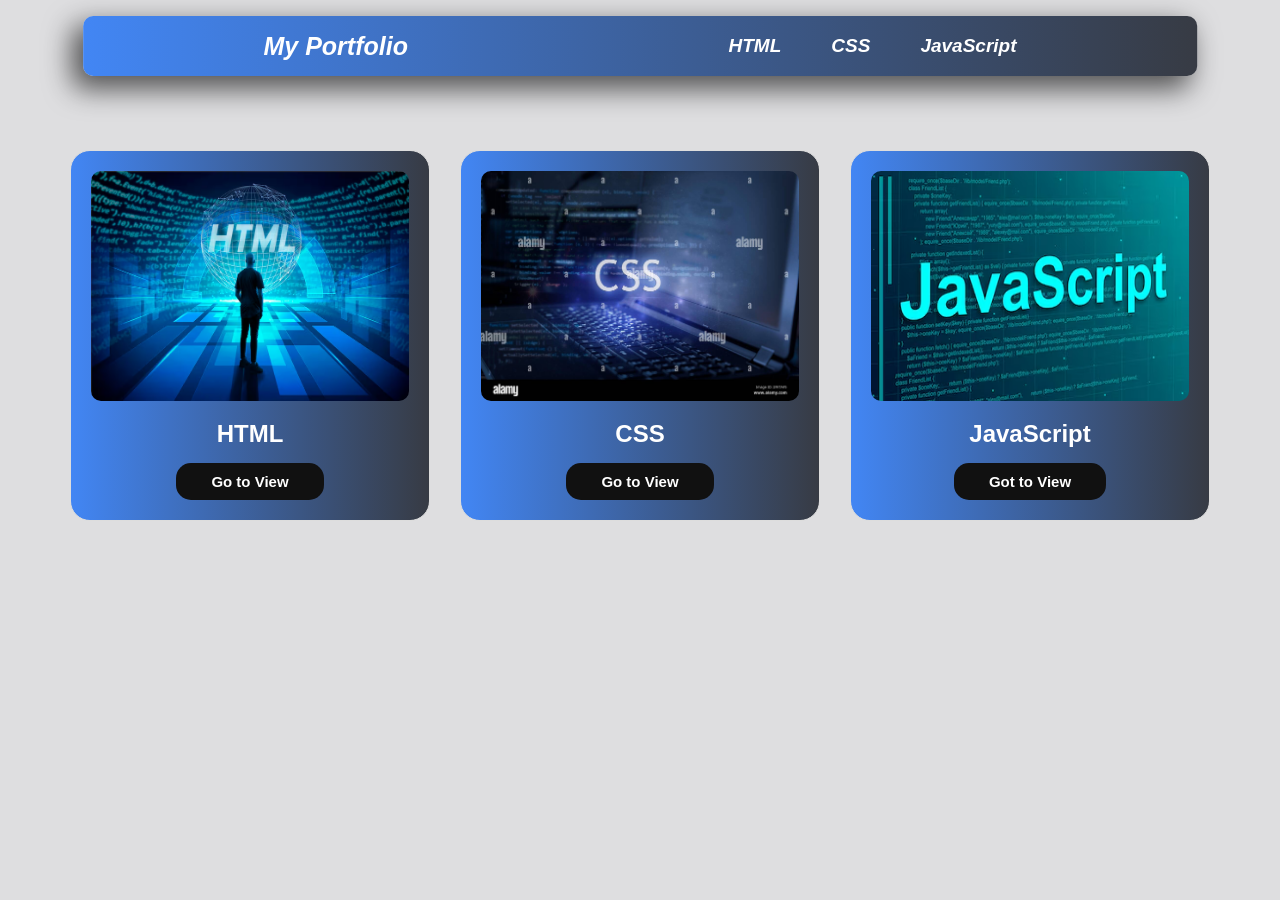
<file: index.html>
<!DOCTYPE html>
<html lang="en">
  <head>
    <meta charset="UTF-8" />
    <meta name="viewport" content="width=device-width, initial-scale=1.0" />
    <title>My Portfolio</title>
    <link rel="stylesheet" href="style.css" />
  </head>
  <body>
    <!-- ===== HEADER ===== -->
    <header class="header">
      <div class="container header-container">
        <!-- Left: Logo / Heading -->
        <div class="logo">
          <h1>My Portfolio</h1>
        </div>

        <!-- Center: Navigation Links -->
        <nav class="nav">
          <ul class="nav-links">
            <li><a href="./Html_Assignments/html-assigment.html">HTML</a></li>
            <li><a href="./CSS_Assignment/css-assigment.html">CSS</a></li>
            <li><a href="./JS_Assignment/js.html">JavaScript</a></li>
          </ul>
        </nav>

        <!-- Right: Hamburger Icon -->
        <div class="hamburger">
          <span></span>
          <span></span>
          <span></span>
        </div>
      </div>

      <!-- Mobile Menu (hidden by default) -->
      <div class="mobile-menu">
        <ul>
          <li><a href="./Html_Assignments/html-assigment.html">HTML</a></li>
            <li><a href="./CSS_Assignment/css-assigment.html">CSS</a></li>
          <li><a href="./JS_Assignment/js.html">JavaScript</a></li>
        </ul>
      </div>
    </header>

           <!-- ===== MAIN CONTENT ===== -->
    <main>                                 <!-- Start of main content -->
      <!-- Cards Section -->
      <section class="cards-section">      <!--ye section cards ka hai -->
        <div class="container">            <!--ye div container hai cards ka -->
          <div class="cards-wrapper">      <!-- star of cards-wrapper --> 
            <!-- HTML Card -->
            <div class="card">
              <div class="card-image">
                <img src="./html-frent-img.avif" alt="HTML Card" />
              </div>

              <div class="card-content">
                <h2>HTML</h2>

                <div class="card-buttons">
                 <a href="./Html_Assignments/html-assigment.html"> <button type="button">Go to View</button></a>
                  <!-- <button type="button">Live Demo</button> -->
                </div>
              </div>
            </div>

            <!-- CSS Card -->
            <div class="card">
              <div class="card-image">
                <img src="./css-frent-img.jpg" alt="CSS Card" />
              </div>

              <div class="card-content">
                <h2>CSS</h2>

                <div class="card-buttons">
                 <a href="./CSS_Assignment/css-assigment.html"> <button type="button">Go to View</button></a>
                  <!-- <button type="button">Live Demo</button> -->
                </div>
              </div>
            </div>

            <!-- JavaScript Card -->
            <div class="card" id="js-card" data-card="javascript">
              <div class="card-image">
                <img src="./js-frent-mmg.avif" alt="JavaScript Card" />
              </div>

              <div class="card-content">
                <h2>JavaScript</h2>

                <div class="card-buttons">
                 <a href="./JS_Assignment/js.html"> <button type="button">Got to View</button></a>
                  <!-- <button type="button">Live Demo</button> -->
                </div>
              </div>
            </div>



           
          </div>                <!-- End of cards-wrapper --> <!--is div ke andar mery cards hain -->
        </div>                  <!-- End of container --> <!--ye div container hai cards ka -->
      </section>                <!-- End of cards-section --> <!--ye section cards ka hai -->
    </main>                     <!-- End of main content --> <!--ye main content ka end hai -->
    <script src="./main.js"></script>
  </body>
  
</html>
</file>
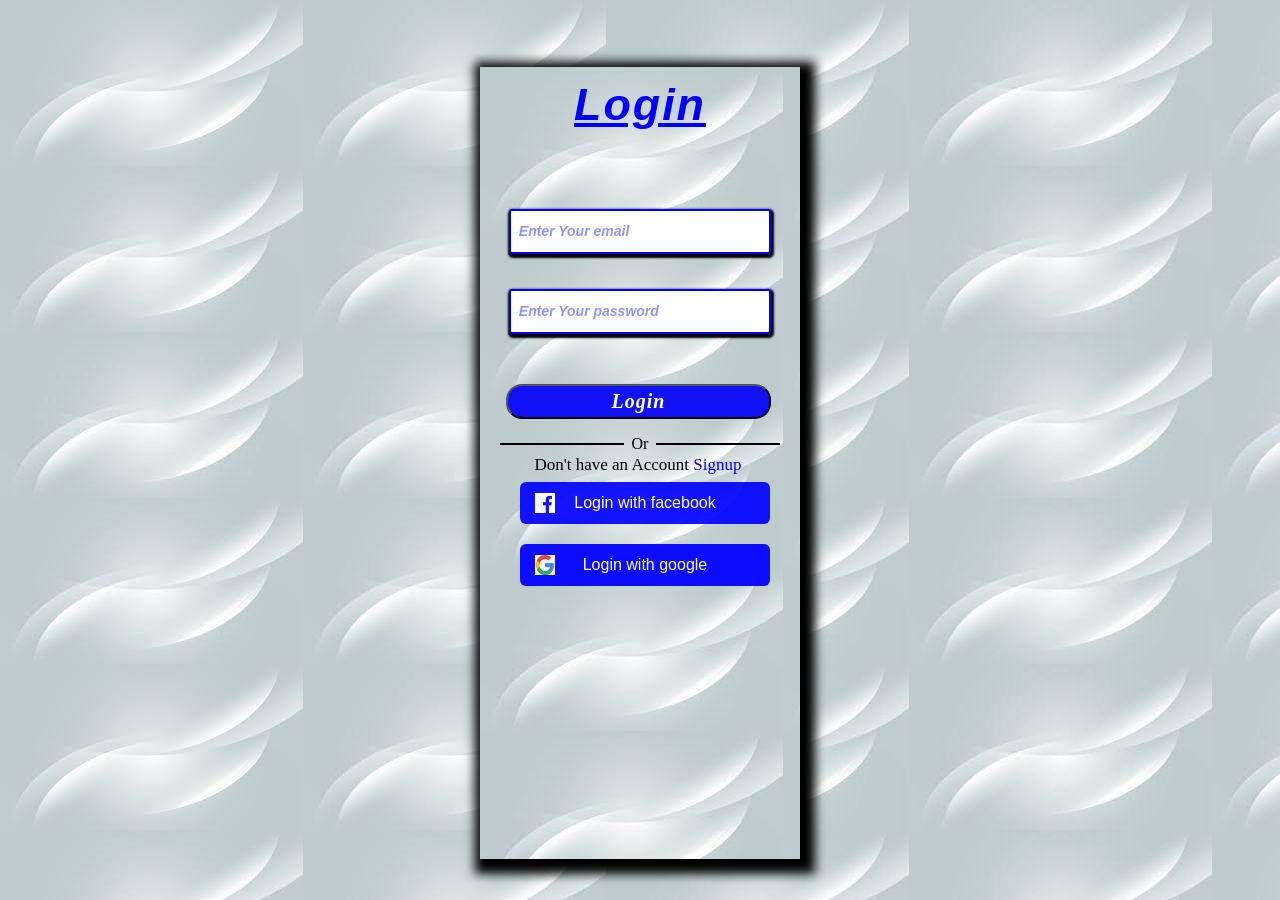
<file: Html_Assignments/login-sinup-form/index.html>
<!DOCTYPE html>
<html lang="en">
  <head>
    <meta charset="UTF-8" />
    <meta name="viewport" content="width=device-width, initial-scale=1.0" />
    <title>Document</title>
    <link rel="stylesheet" href="./index.css" />
  </head>
  <body>
    <div class="contener">
      <div class="contener-child">
        <h1><u>Login</u></h1>
        <form action="">
            <!-- <label for="Email">Email</label> -->
        <input class="input-s"
          type="email"
          required
          placeholder="Enter Your email"
          id="Email"
          pattern="[a-z0-9._%+\\-]+@[a-z0-9.\\-]+\\.[a-z]{2,}$"
          title="Please enter a valid email address (e.g., user@example.com)"
        />
        <br/>
        <br/>

        <!-- <label for="password">Password</label> -->
        <input class="input-s-b"
          type="password"
          required
          placeholder="Enter Your password"
          id="password"
          pattern="^(?=.*\d)(?=.*[a-z])(?=.*[A-Z])(?=.*[!@#$%^&*_=+-]).{8,16}$"
          title="Password must contain at least one number, one lowercase letter, one uppercase letter, one special character, and be 8-16 characters long."
        />
        <br/>
        <br/>

        <button type="submit" value="Login" class="login-btn">Login</button>

        

        </form>

        <span class="span-p">Don't have an Account <a href="./signup.html" target="_blank">Signup</a></span>
         <div class="divider">
            <span class="or">Or</span>
         </div>

         
         <a href="https://www.faceboke.com">
          <div class="social-login">
            <button class="facebook-btn">
            <img src="./images/faceboke.png" alt="Facebook logo" class="fb-img">
             Login with facebook

            </button>
            
          </div>
         </a>

            
         <a href="https://www.google.com" target="_blank">
          <div class="social-login">
            <button class="google-btn">
            <img src="./images/download.jpg" alt="google logo" class="google-img">
             Login with google

            </button>
            
          </div>
         </a>
        

   
        
        
      </div>
    </div>
  </body>
</html>
</file>
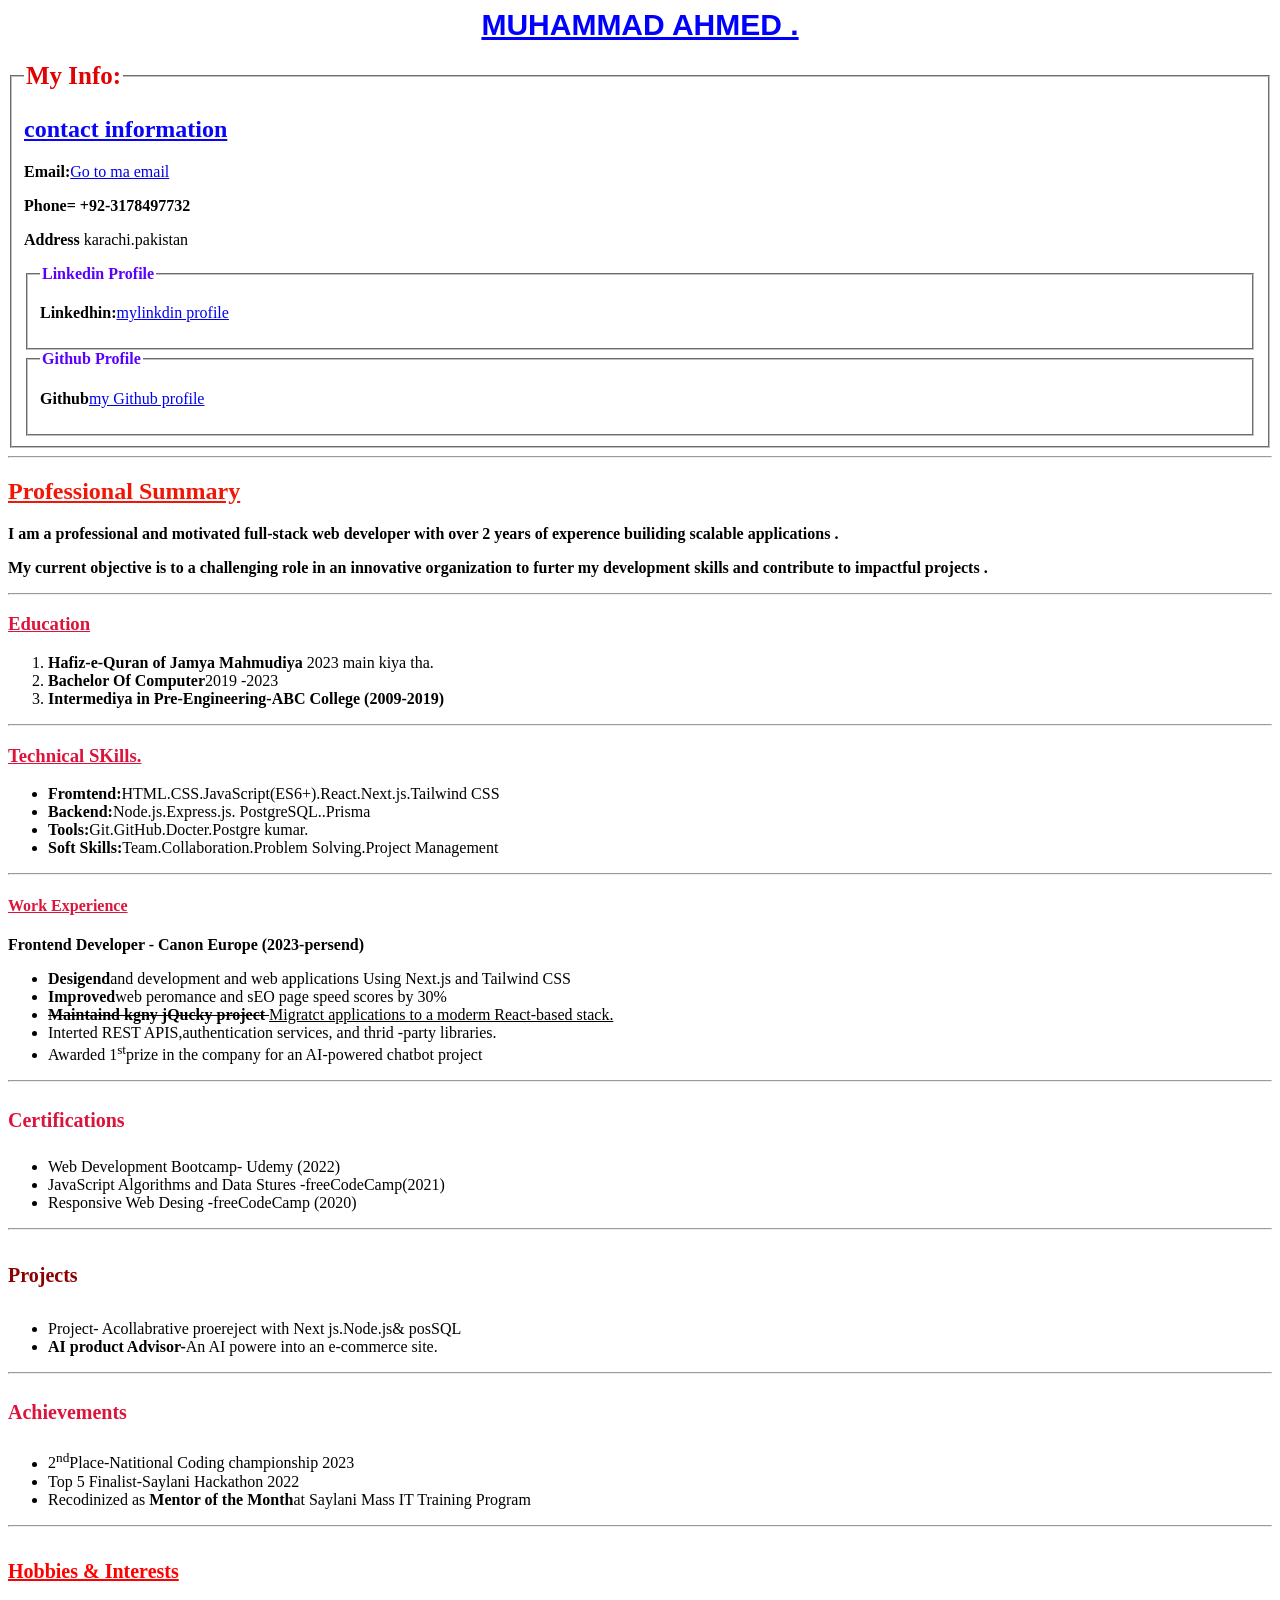
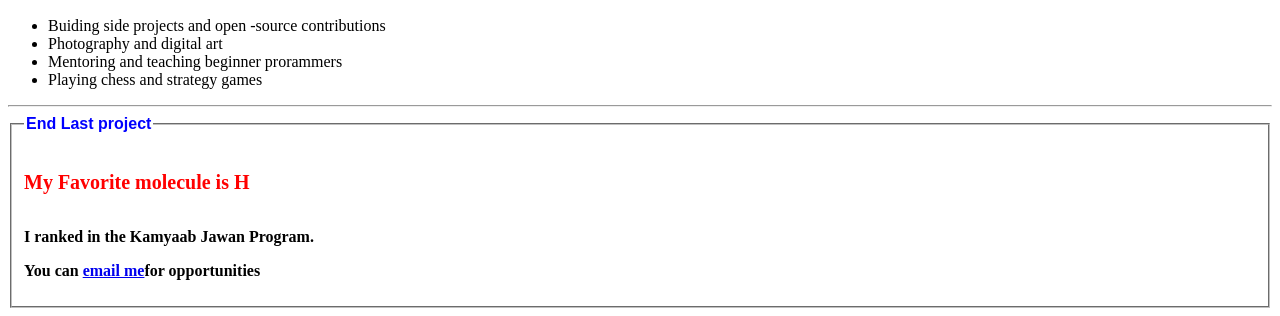
<file: Html_Assignments/my-cv/index.html>
<html>
    <head>
        <title>muhammad ahmed</title>
    </head>

    <style>
        h1{
            color: blue;
            font-family: Arial, Helvetica, sans-serif;
            font-size: 30px;
            font-weight: 900;
            text-align: center;
        }
    </style>

<body>
    <h1 style="font-family: 'Gill Sans', 'Gill Sans MT', Calibri, 'Trebuchet MS', sans-serif;"><u>MUHAMMAD AHMED .</u></h1>

    <fieldset>
        <legend style="color: rgb(224, 3, 3);"><strong style="font-size: 25px;">My Info:</strong></legend>
     <h2><u style="color: rgb(9, 5, 248);">contact information</u></h2>
    <p><strong>Email:</strong><a href="mailto:ahmedazizkhan405@gmail.com">Go to ma email </a></p>
        
        <b>Phone= +92-3178497732</b>
        <p>
            <b>Address</b> karachi.pakistan
        </p>
        <fieldset>
            <legend style="color: rgb(89, 0, 255);"><strong>Linkedin Profile</strong></legend>
         
        <p><b>Linkedhin:</b><a href="https://www.linkedin.com/feed/?trk=hb_signin">mylinkdin profile</a></p>
        </fieldset>
        <fieldset>
            <legend style="color: rgb(89, 0, 255);"><strong>Github Profile</strong></legend>
         <p><b>Github</b><a href="https://github.com/">my Github profile</a></p>
        </fieldset>
       
    </fieldset>

   
        <hr/>
        <h2><u style="color: rgb(241, 22, 6);">Professional Summary</u></h2>

        <p><b>I am a professional and motivated full-stack web developer with over 2 years of experence builiding scalable applications .</b></p>
        <p> <b>My current objective is to a challenging role in an innovative organization to furter my development skills and contribute to impactful projects .</b></p>
        <hr>

        <h3><u style="color: crimson;">Education</u></h3>

        <ol>
            <li><b>Hafiz-e-Quran of Jamya Mahmudiya</b> 2023 main kiya tha.</li>
            <li><b>Bachelor Of Computer</b>2019 -2023</li>
            <li><b>Intermediya in Pre-Engineering-ABC College (2009-2019)</b></li>
        </ol>
        <hr>
        <h3><u style="color: crimson;">Technical SKills.</u></h3>
        <p>
        <ul>
            <li><b>Fromtend:</b>HTML.CSS.JavaScript(ES6+).React.Next.js.Tailwind CSS</li>
            <li><b>Backend:</b>Node.js.Express.js. PostgreSQL..Prisma</li>
            <li><b>Tools:</b>Git.GitHub.Docter.Postgre kumar.</li>
            <li><b>Soft Skills:</b>Team.Collaboration.Problem Solving.Project Management</li>
        </ul></p>
        <hr>
        <h4><u style="color: crimson;">Work Experience</u></h4>

        <b>Frontend Developer - Canon Europe (2023-persend)</b>
        <ul>
            <li><b>Desigend</b>and development and web applications Using Next.js and Tailwind CSS</li>
            <li><b>Improved</b>web peromance and sEO page speed scores by 30%</li>
            <li><b><del>Maintaind kgny jQucky project </del></b> <u>Migratct applications to a moderm React-based stack.</u></li>
            <li>Interted REST APIS,authentication services, and thrid -party libraries.</li>
            <li>Awarded 1<sup>st</sup>prize in the company for an AI-powered chatbot project</li>
        </ul>
        <hr>
        <h4 style="color: crimson; font-size: 20px;">
            Certifications
        </h4>
        <ul>
            <li>Web Development Bootcamp- Udemy (2022)</li>
            <li>JavaScript Algorithms and Data Stures -freeCodeCamp(2021)</li>
            <li>Responsive Web Desing -freeCodeCamp (2020)</li>
        </ul>
        <hr>
        <h5 style="color: darkred; font-size: 20px;">
            Projects
        </h5>
        <ul>
            <li>Project- Acollabrative proereject with Next js.Node.js& posSQL</li>
            <li><b>AI product Advisor-</b>An AI powere into an e-commerce site.</li>
        </ul>
        <hr>
        <h4 style="font-size: 20px; color: crimson;"><b>Achievements</b></h4>
        <ul>
            <li>2<sup>nd</sup>Place-Natitional Coding championship 2023</li>
            <li>Top 5 Finalist-Saylani Hackathon 2022</li>
            <li>Recodinized as <b>Mentor of the Month</b>at Saylani Mass IT Training Program</li>
        </ul>
        <hr>
        <h5 style="color: red; font-size: 20px; ">
            <u>Hobbies & Interests</u>
        </h5>
        <ul>
            <li>Buiding side projects and open -source contributions</li>
            <li>Photography and digital art</li>
            <li>Mentoring and teaching beginner prorammers</li>
            <li>Playing chess and strategy games</li>
        </ul>
        <hr>
        
         <fieldset>
            <legend style="color: blue; font-family: Arial, Helvetica, sans-serif;"><strong>End Last project</strong></legend>
            <strong>  <h5 style="font-size: 20px; color: red;"> My Favorite molecule is H</h5>
            <p>
                I ranked in the Kamyaab Jawan Program.
            </p>
            <p>
                You can <a href=" mailto:ahmedazizkhan405@gmail.com">email me</a>for opportunities
            </p></strong>
         </fieldset>
      
        
        
         
       
            
        
            
        
</body>
</html>
</file>
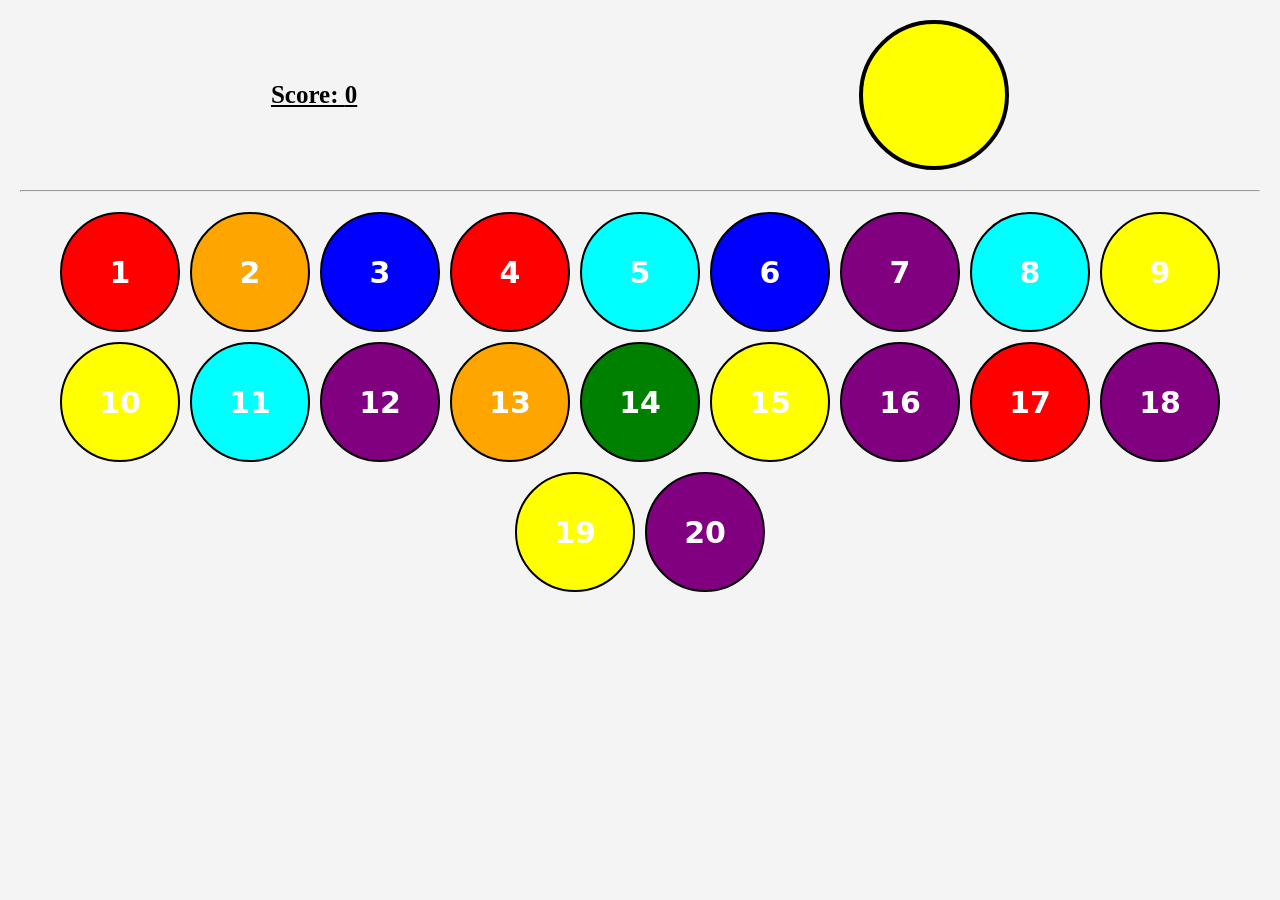
<file: JS_Assignment/color-guessing-game-js/index.html>
<!DOCTYPE html>
<html lang="en">
<head>
<meta charset="UTF-8">
<meta name="viewport" content="width=device-width, initial-scale=1.0">
<title>Color Guessing Game</title>
<link rel="stylesheet" href="style.css">
</head>
<body>

<div class="header">
    <div class="scoreBox">
        Score: <span id="score">0</span>
    </div>

    <div class="targetCircle" id="targetCircle"></div>
</div>

<hr>

<div class="circlesContainer" id="circlesContainer">
 
</div>

<script src="app.js"></script>
</body>
</html>
</file>
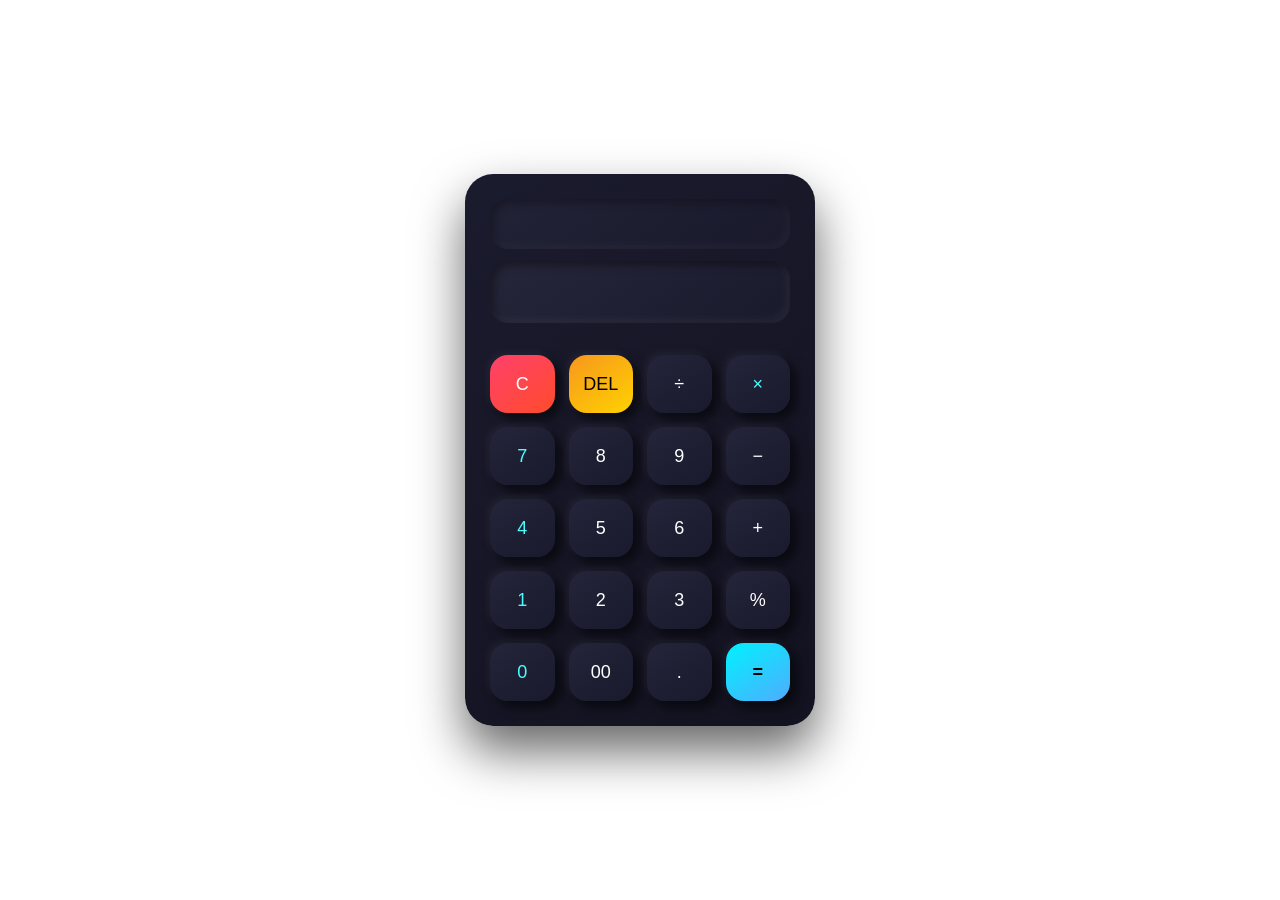
<file: JS_Assignment/JS calculater/index.html>
<!doctype html>
<html lang="en">
  <head>
    <meta charset="UTF-8" />
    <meta name="viewport" content="width=device-width, initial-scale=1.0" />
    <title>Simple Calculator</title>

    <style>
* {
  margin: 0;
  padding: 0;
  box-sizing: border-box;
  font-family: "Poppins", sans-serif;
}

body {
  min-height: 100vh;
  
  display: flex;
  justify-content: center;
  align-items: center;
}


.calculator {
  width: 350px;
  padding: 25px;
  border-radius: 28px;
  background: linear-gradient(145deg, #1b1b2e, #121220);
  box-shadow:
    0 25px 50px rgba(0, 0, 0, 0.6),
    inset 0 0 0.5px rgba(255, 255, 255, 0.2);
}


.calculator input {
  width: 100%;
  border: none;
  outline: none;
  border-radius: 18px;
  padding: 14px 18px;
  margin-bottom: 12px;
  text-align: right;
  color: #fff;
  background: linear-gradient(145deg, #26263b, #1a1a2d);
  box-shadow: inset 4px 4px 8px rgba(0,0,0,0.4),
              inset -4px -4px 8px rgba(255,255,255,0.05);
}

#expression {
  font-size: 19px;
  opacity: 0.75;
}

#result {
  font-size: 30px;
  font-weight: 600;
  color: #4dfcff;
}


.buttons {
  margin-top: 20px;
  display: grid;
  grid-template-columns: repeat(4, 1fr);
  gap: 14px;
}


button {
  height: 58px;
  border-radius: 18px;
  border: none;
  cursor: pointer;
  font-size: 18px;
  color: #fff;
  background: linear-gradient(145deg, #24243a, #1a1a2e);
  box-shadow: 6px 6px 12px rgba(0,0,0,0.6),
              -3px -3px 8px rgba(255,255,255,0.05);
  transition: all 0.2s ease;
}

button:hover {
  transform: translateY(-1px);
  box-shadow: 0 8px 20px rgba(0, 255, 255, 0.25);
}

button:active {
  transform: scale(0.92);
}


.zero {
  grid-column: span 1;
}

.equal {
  background: linear-gradient(145deg, #00f2fe, #4facfe);
  color: #000;
  font-weight: bold;
}

.equal:hover {
  box-shadow: 0 0 25px rgba(79, 172, 254, 0.9);
}

button:nth-child(1) {
  background: linear-gradient(145deg, #ff416c, #ff4b2b);
}

button:nth-child(2) {
  background: linear-gradient(145deg, #f7971e, #ffd200);
  color: #000;
}

button:nth-child(4),
button:nth-child(5),
button:nth-child(9),
button:nth-child(13),
button:nth-child(17) {
  color: #4dfcff;
}

    </style>
  </head>

  <body>
    <div class="calculator">

        <input type="text" id="expression" disabled>

        
       <input type="text" id="result" disabled>

       <div class="buttons">
      <button onClick="clearAll()">C</button>
      <button onClick="del()">DEL</button>
      <button onClick="press('/')">÷</button>
      <button onClick="press('*')">×</button>
      <button onClick="press('7')">7</button>
      <button onClick="press('8')">8</button>
      <button onClick="press('9')">9</button>
      <button onClick="press('-')">−</button>
      <button onClick="press('4')">4</button>
      <button onClick="press('5')">5</button>
      <button onClick="press('6')">6</button>
      <button onClick="press('+')">+</button>
      <button onClick="press('1')">1</button>
      <button onClick="press('2')">2</button>
      <button onClick="press('3')">3</button>
      <button onClick="press('%')">%</button>
      <button class="zero" onClick="press('0')">0</button>
     <button class="zero" onClick="press('00')">00</button>

      
      <button onClick="press('.')">.</button>
      <button class="equal" onClick="calculate()">=</button>

    </div>

    </div>

    <script>
      var screen2 = document.getElementById("expression");
      var screen1 = document.getElementById("result");
      

      function press(value) {
        screen2.value += value;
      }
      function clearAll() {
        screen2.value = screen2.value = "";
        screen1.value = screen1.value = "";
        return;
      }

      function del() {
        screen2.value = screen2.value.slice(0, -1);
      }

      function calculate() {
        screen1.value = eval(screen2.value);
      }

    </script>
  </body>
</html>
</file>
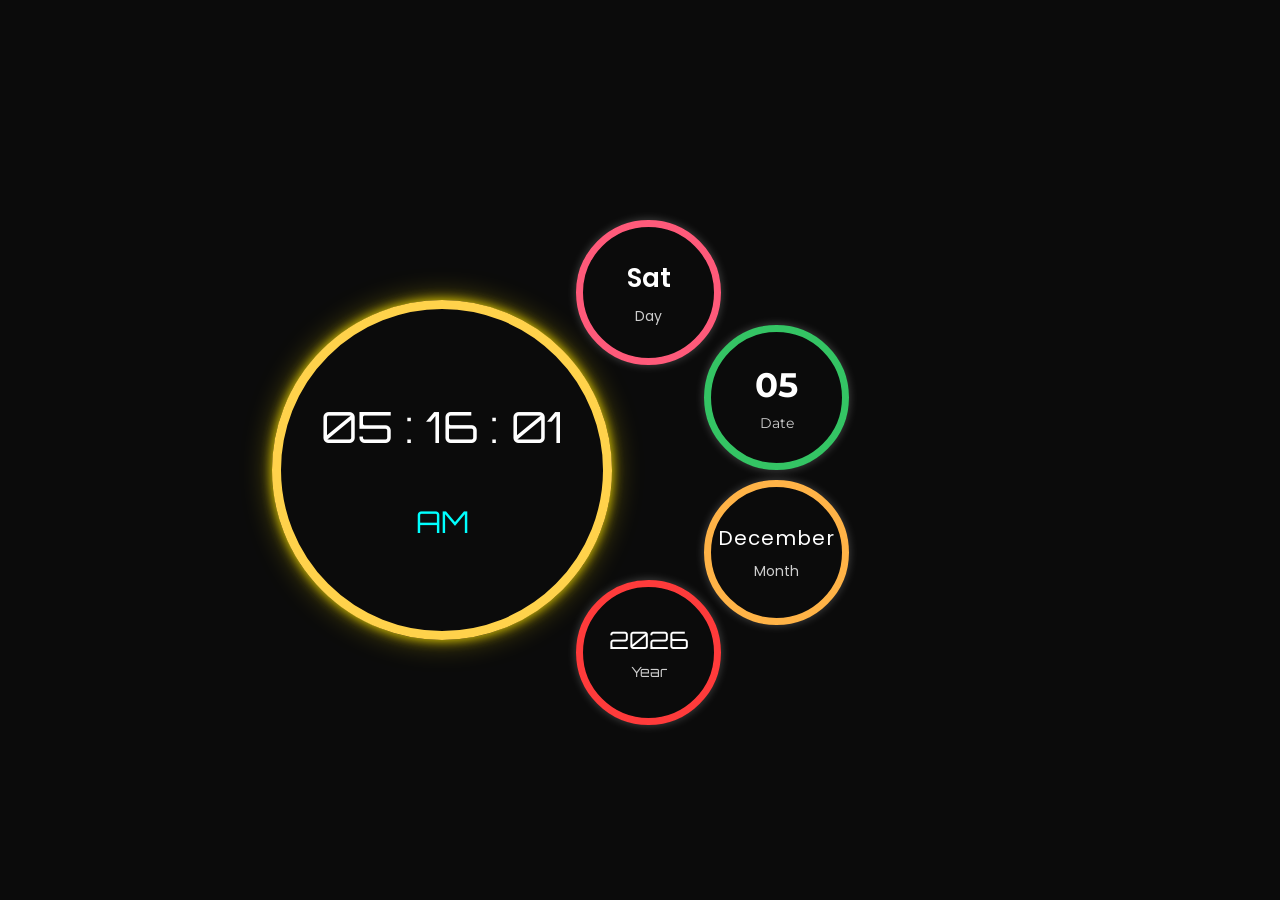
<file: JS_Assignment/JS-digital-clok/index.html>
<!DOCTYPE html>
<html lang="en">
<head>
  <meta charset="UTF-8">
  <meta name="viewport" content="width=device-width, initial-scale=1.0">
  <title>Div Circle Clock</title>
      <link href="https://fonts.googleapis.com/css2?family=Orbitron&family=Poppins&family=Montserrat&display=swap" rel="stylesheet">
  <link rel="stylesheet" href="./style.css">
</head>
<body>

<div class="clock-wrapper">

  
  <div class="big-circle">
    

      <div class="time">
        <span id="hours">00</span> :
        <span id="minutes">00</span> :
        <span id="seconds">00</span>
      </div>

      <div class="ampm" id="ampm">AM</div>

    
  </div>

  
  <div class="right-circles">

    <div class="small-circle day">
      <div id="dayName">Sun</div>
      <div>Day</div>
    </div>

    <div class="small-circle date">
      <div id="date">00</div>
      <div>Date</div>
    </div>

    <div class="small-circle month">
      <div id="month">---</div>
      <div>Month</div>
    </div>

    <div class="small-circle year">
      <div id="year">0000</div>
      <div>Year</div>
    </div>

  </div>

</div>

<script src="./main.js"></script>
</body>
</html>
</file>
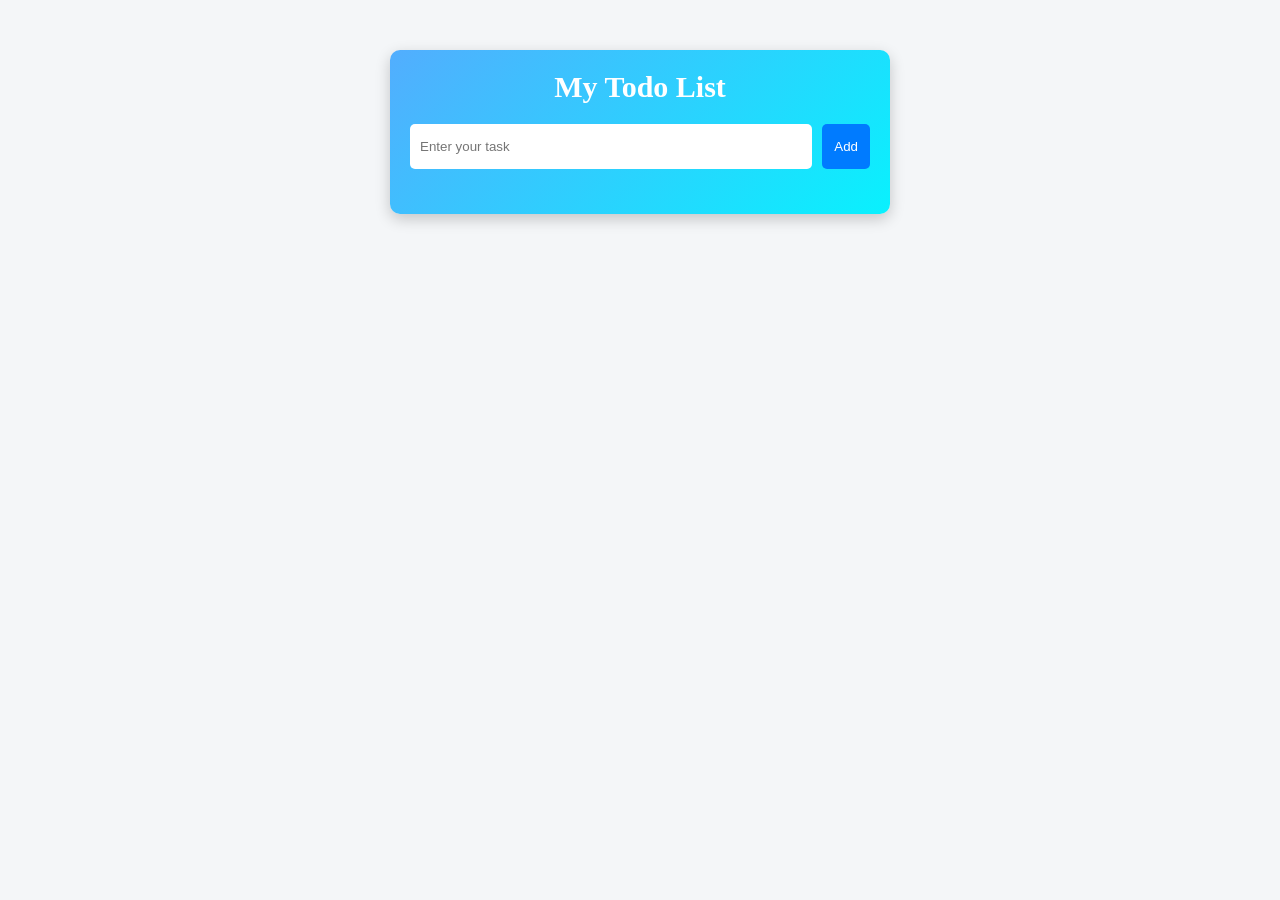
<file: JS_Assignment/TO-DO-LIST/index.html>
<!DOCTYPE html>
<html lang="en">

<head>
    <meta charset="UTF-8">
    <meta name="viewport" content="width=device-width, initial-scale=1.0">
    <title>Document</title>
    <link rel="stylesheet" href="style.css">
</head>

<body>
    <div class="main-container">

        <div class="todo-container">

            <h2>My Todo List</h2>

            <div class="input-area">
                <input type="text" id="todo-input" placeholder="Enter your task">

                <button id="add-btn">Add</button>
                <button id="update-btn">Update</button>
            </div>

            <div id="todo-parent"></div>

        </div>

    </div>
    <script src="./app.js"></script>
</body>

</html>
</file>
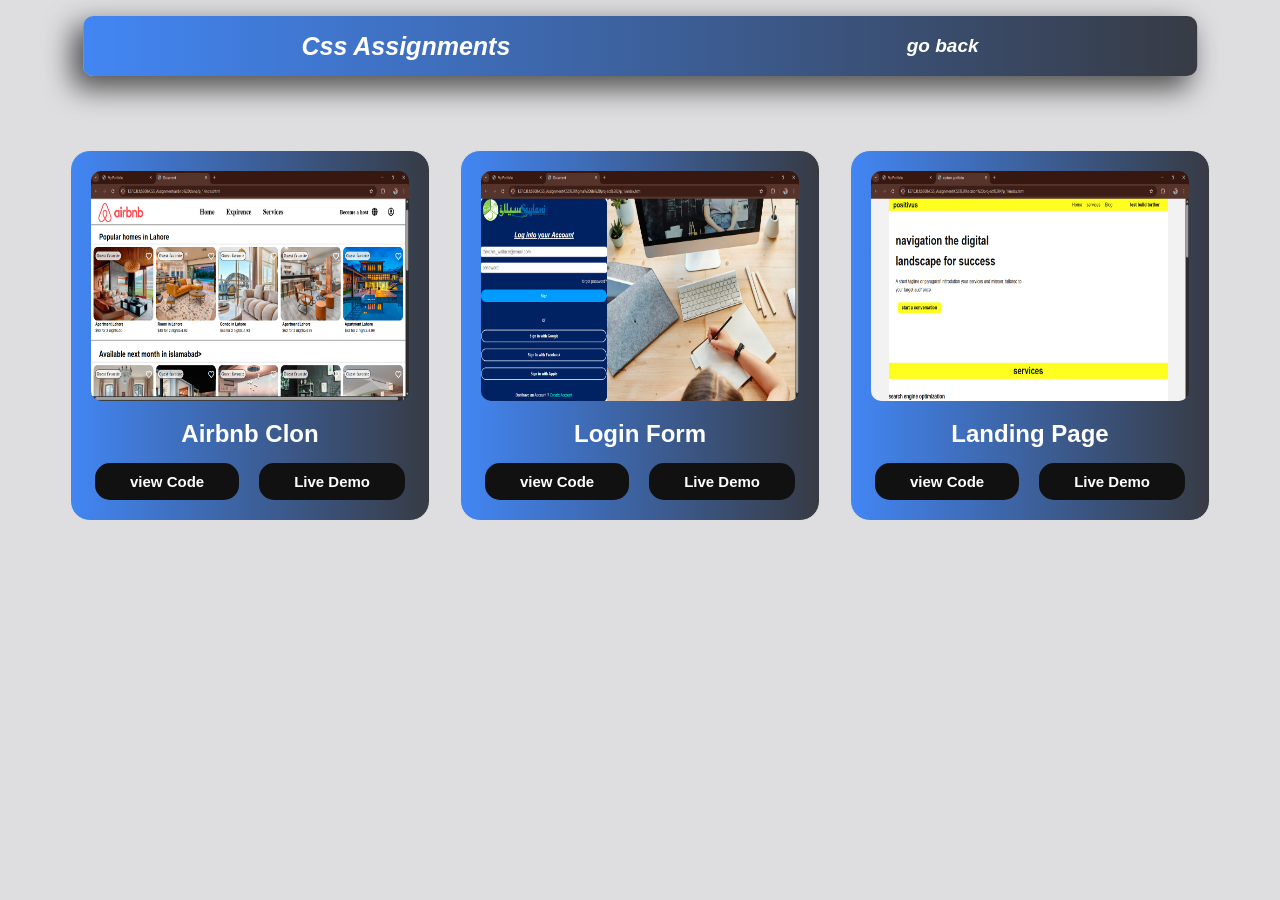
<file: CSS_Assignment/css-assigment.html>
<!DOCTYPE html>
<html lang="en">
  <head>
    <meta charset="UTF-8" />
    <meta name="viewport" content="width=device-width, initial-scale=1.0" />
    <title>My Portfolio</title>
 
    <link rel="stylesheet" href="./style.css" />
  </head>
  <body>
    <!-- ===== HEADER ===== -->
    <header class="header">
      <div class="container header-container">
        <!-- Left: Logo / Heading -->
        <div class="logo">
          <h1>Css Assignments</h1>
        </div>

        <!-- Center: Navigation Links -->
        <nav class="nav">
          <ul class="nav-links">
            <li>
              <a href="../index.html">go back</a>
               
              
            </li>
            <!-- <li><a href="#css-card" data-target="css">CSS</a></li>
            <li><a href="#js-card" data-target="javascript">JavaScript</a></li> -->
          </ul>
        </nav>

        <!-- Right: Hamburger Icon -->
        <div class="hamburger">
          <span></span>
          <span></span>
          <span></span>
        </div>
      </div>

      <!-- Mobile Menu (hidden by default) -->
      <div class="mobile-menu">
        <ul>
          <li><a href="#html-card" data-target="html">HTML</a></li>
          <li><a href="#css-card" data-target="css">CSS</a></li>
          <li><a href="#js-card" data-target="javascript">JavaScript</a></li>
        </ul>
      </div>
    </header>

    <!-- ===== MAIN CONTENT ===== -->
    <main>
      <!-- Start of main content -->
      <!-- Cards Section -->
      <section class="cards-section">
        <!--ye section cards ka hai -->
        <div class="container">
          <!--ye div container hai cards ka -->
          <div class="cards-wrapper">
            <!-- star of cards-wrapper -->
            <!-- HTML Card -->
            <div class="card">
              <div class="card-image">
                <img src="./images-screen/airbnb-clon.png" alt="HTML Card" />
              </div>

              <div class="card-content">
                <h2>Airbnb Clon</h2>

                <div class="card-buttons">
                  <a href="./airbnb clone/index.html"> <button type="button">view Code</button></a>
                  <a href=""> <button type="button">Live Demo</button></a>
                </div>
              </div>
            </div>

            <!-- CSS Card -->
            <div class="card" id="css-card" data-card="css">
              <div class="card-image">
                <img src="./images-screen/saylani-login-form.png" alt="CSS Card" />
              </div>

              <div class="card-content">
                <h2>Login Form</h2>

                <div class="card-buttons">
                  <a href="./CSS figma file project 2/index.html"><button type="button">view Code</button></a>
                  <a href=""><button type="button">Live Demo</button></a>
                </div>
              </div>
            </div>

            <!-- JavaScript Card -->
            <div class="card" id="js-card" data-card="javascript">
              <div class="card-image">
                <img src="./images-screen/hacaton.png" alt="JavaScript Card" />
              </div>

              <div class="card-content">
                <h2>Landing Page</h2>

                <div class="card-buttons">
                  <a href="./CSS hacaton project 4/index.html"><button type="button">view Code</button></a>
                  <a href=""><button type="button">Live Demo</button></a>
                </div>
              </div>
            </div>
          </div>
          <!-- End of cards-wrapper -->
          <!--is div ke andar mery cards hain -->
        </div>
        <!-- End of container -->
        <!--ye div container hai cards ka -->
      </section>
      <!-- End of cards-section -->
      <!--ye section cards ka hai -->
    </main>
    <!-- End of main content -->
    <!--ye main content ka end hai -->
    <script src="../main.js"></script>
  </body>
</html>
</file>
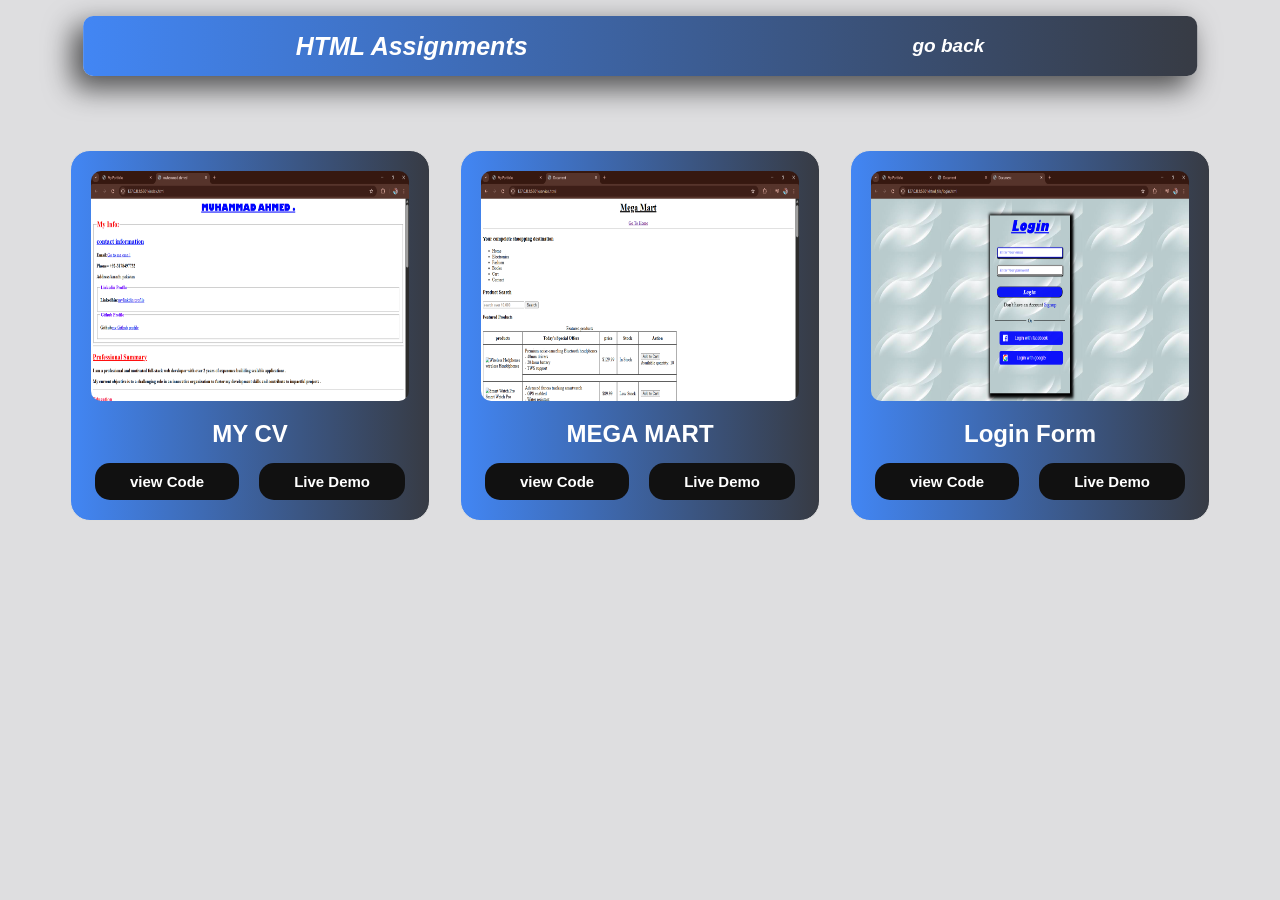
<file: Html_Assignments/html-assigment.html>
<!DOCTYPE html>
<html lang="en">
  <head>
    <meta charset="UTF-8" />
    <meta name="viewport" content="width=device-width, initial-scale=1.0" />
    <title>My Portfolio</title>
 
    <link rel="stylesheet" href="./style.css">
  </head>
  <body>
    <!-- ===== HEADER ===== -->
    <header class="header">
      <div class="container header-container">
        <!-- Left: Logo / Heading -->
        <div class="logo">
          <h1>HTML Assignments</h1>
        </div>

        <!-- Center: Navigation Links -->
        <nav class="nav">
          <ul class="nav-links">
            <li>
              <a href="../index.html">go back</a>
               
              
            </li>
            <!-- <li><a href="#css-card" data-target="css">CSS</a></li>
            <li><a href="#js-card" data-target="javascript">JavaScript</a></li> -->
          </ul>
        </nav>

        <!-- Right: Hamburger Icon -->
        <div class="hamburger">
          <span></span>
          <span></span>
          <span></span>
        </div>
      </div>

      <!-- Mobile Menu (hidden by default) -->
      <div class="mobile-menu">
        <ul>
          <li><a href="../index.html">HTML</a></li>
          <li><a href="../index.html">CSS</a></li>
          <li><a href="../index.html">JavaScript</a></li>
        </ul>
      </div>
    </header>

    <!-- ===== MAIN CONTENT ===== -->
    <main>
      <!-- Start of main content -->
      <!-- Cards Section -->
      <section class="cards-section">
        <!--ye section cards ka hai -->
        <div class="container">
          <!--ye div container hai cards ka -->
          <div class="cards-wrapper">
            <!-- star of cards-wrapper -->
            <!-- HTML Card -->
            <div class="card">
              <div class="card-image">
                <img src="./assets/my-cv.png" alt="cv image" />
              </div>

              <div class="card-content">
                <h2>MY CV</h2>

                <div class="card-buttons">
                  <a href="./my-cv/index.html"> <button type="button">view Code</button></a>
                  <a href=""> <button type="button">Live Demo</button></a>
                </div>
              </div>
            </div>

            <!-- CSS Card -->
            <div class="card">
              <div class="card-image">
                <img src="./assets/mega-mart.png" alt="CSS Card" />
              </div>

              <div class="card-content">
                <h2>MEGA MART</h2>

                <div class="card-buttons">
                  <a href="./html-pages-link/index.html"><button type="button">view Code</button></a>
                  <a href=""><button type="button">Live Demo</button></a>
                </div>
              </div>
            </div>

            <!-- JavaScript Card -->
            <div class="card">
              <div class="card-image">
                <img src="./assets/login-form.png" alt="JavaScript Card" />
              </div>

              <div class="card-content">
                <h2>Login Form</h2>

                <div class="card-buttons">
                  <a href="./login-sinup-form/index.html"><button type="button">view Code</button></a>
                  <a href=""><button type="button">Live Demo</button></a>
                </div>
              </div>
            </div>
          </div>
          <!-- End of cards-wrapper -->
          <!--is div ke andar mery cards hain -->
        </div>
        <!-- End of container -->
        <!--ye div container hai cards ka -->
      </section>
      <!-- End of cards-section -->
      <!--ye section cards ka hai -->
    </main>
    <!-- End of main content -->
    <!--ye main content ka end hai -->
    <script src="../main.js"></script>
  </body>
</html>
</file>
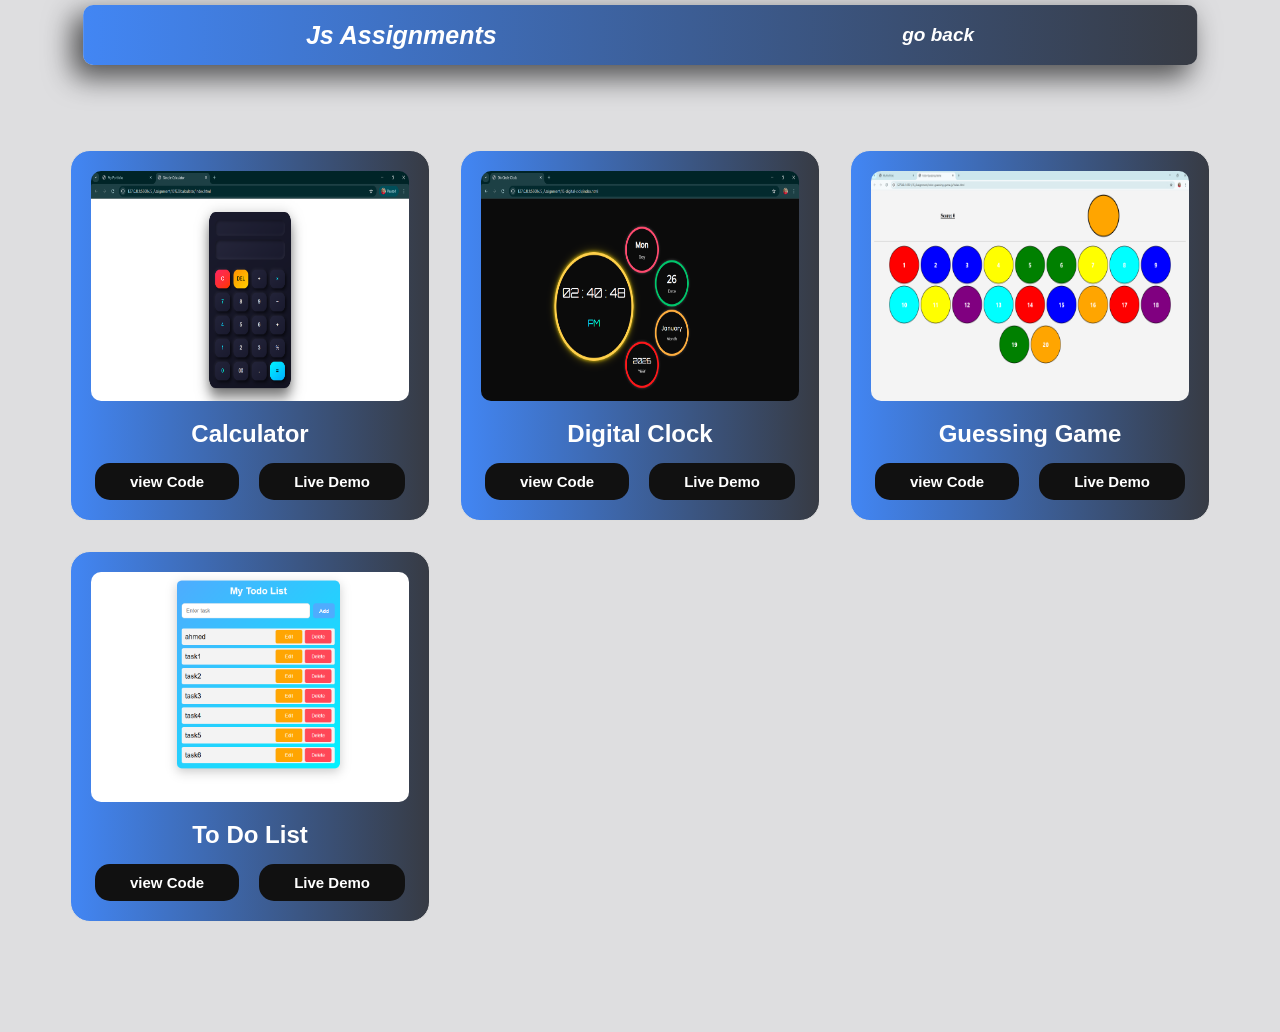
<file: JS_Assignment/js.html>
<!DOCTYPE html>
<html lang="en">
  <head>
    <meta charset="UTF-8" />
    <meta name="viewport" content="width=device-width, initial-scale=1.0" />
    <title>My Portfolio</title>
 
    <link rel="stylesheet" href="./style.css" />
  </head>
  <body>
    <!-- ===== HEADER ===== -->
    <header class="header">
      <div class="container header-container">
        <!-- Left: Logo / Heading -->
        <div class="logo">
          <h1>Js Assignments</h1>
        </div>

        <!-- Center: Navigation Links -->
        <nav class="nav">
          <ul class="nav-links">
            <li>
              <a href="../index.html">go back</a>
               
              
            </li>
            <!-- <li><a href="#css-card" data-target="css">CSS</a></li>
            <li><a href="#js-card" data-target="javascript">JavaScript</a></li> -->
          </ul>
        </nav>

        <!-- Right: Hamburger Icon -->
        <div class="hamburger">
          <span></span>
          <span></span>
          <span></span>
        </div>
      </div>

      <!-- Mobile Menu (hidden by default) -->
      <div class="mobile-menu">
        <ul>
          <li><a href="#html-card" data-target="html">HTML</a></li>
          <li><a href="#css-card" data-target="css">CSS</a></li>
          <li><a href="#js-card" data-target="javascript">JavaScript</a></li>
        </ul>
      </div>
    </header>

    <!-- ===== MAIN CONTENT ===== -->
    <main>
      <!-- Start of main content -->
      <!-- Cards Section -->
      <section class="cards-section">
        <!--ye section cards ka hai -->
        <div class="container">
          <!--ye div container hai cards ka -->
          <div class="cards-wrapper">
            <!-- star of cards-wrapper -->
            <!-- HTML Card -->
            <div class="card" >
              <div class="card-image">
                <img src="./images/Calculator.png" alt="HTML Card" />
              </div>

              <div class="card-content">
                <h2>Calculator</h2>

                <div class="card-buttons">
                  <a href="./JS calculater/index.html"><button type="button">view Code</button></a>
                  <a href=" https://coderbyahmed.github.io/Saylani-Calculater/"> <button type="button">Live Demo</button></a>
                </div>
              </div>
            </div>

             
            <div class="card">
              <div class="card-image">
                <img src="./images/Digital-clock.png" alt="CSS Card" />
              </div>

              <div class="card-content">
                 <h2>Digital Clock</h2> 

                <div class="card-buttons">
                  <a href="./JS-digital-clok/index.html"><button type="button">view Code</button></a>
                  <a href="https://coderbyahmed.github.io/SMIT-Digital-Clock/"><button type="button">Live Demo</button></a>
                </div>
              </div>
            </div> 

             <!-- JavaScript Card -->
             <div class="card">
              <div class="card-image">
                <img src="./images/gessing-game.png" alt="guessing game" />
              </div>

              <div class="card-content">
                 <h2>Guessing Game</h2> 

                <div class="card-buttons">
                  <a href="https://github.com/coderbyahmed/Guessing-Game-SMIT.git"><button type="button">view Code</button></a>
                  <a href="./color-guessing-game-js/index.html"><button type="button">Live Demo</button></a>
                </div>
              </div>
            </div>  

            <div class="card">
              <div class="card-image">
                <img src="./images/todo-list-img.png" alt="To Do List" />
              </div>

              <div class="card-content">
                 <h2>To Do List</h2> 

                <div class="card-buttons">
                  <a href="https://github.com/coderbyahmed/PROJECT-PORTFOLIO-SMIT.git"><button type="button">view Code</button></a>
                  <a href="./TO-DO-LIST/index.html"><button type="button">Live Demo</button></a>
                </div>
              </div>
            </div>  
          </div>
          <!-- End of cards-wrapper -->
          <!--is div ke andar mery cards hain -->
        </div>
        <!-- End of container -->
        <!--ye div container hai cards ka -->
      </section>
      <!-- End of cards-section -->
      <!--ye section cards ka hai -->
    </main>
    <!-- End of main content -->
    <!--ye main content ka end hai -->
    <script src="../main.js"></script>
  </body>
</html>
</file>
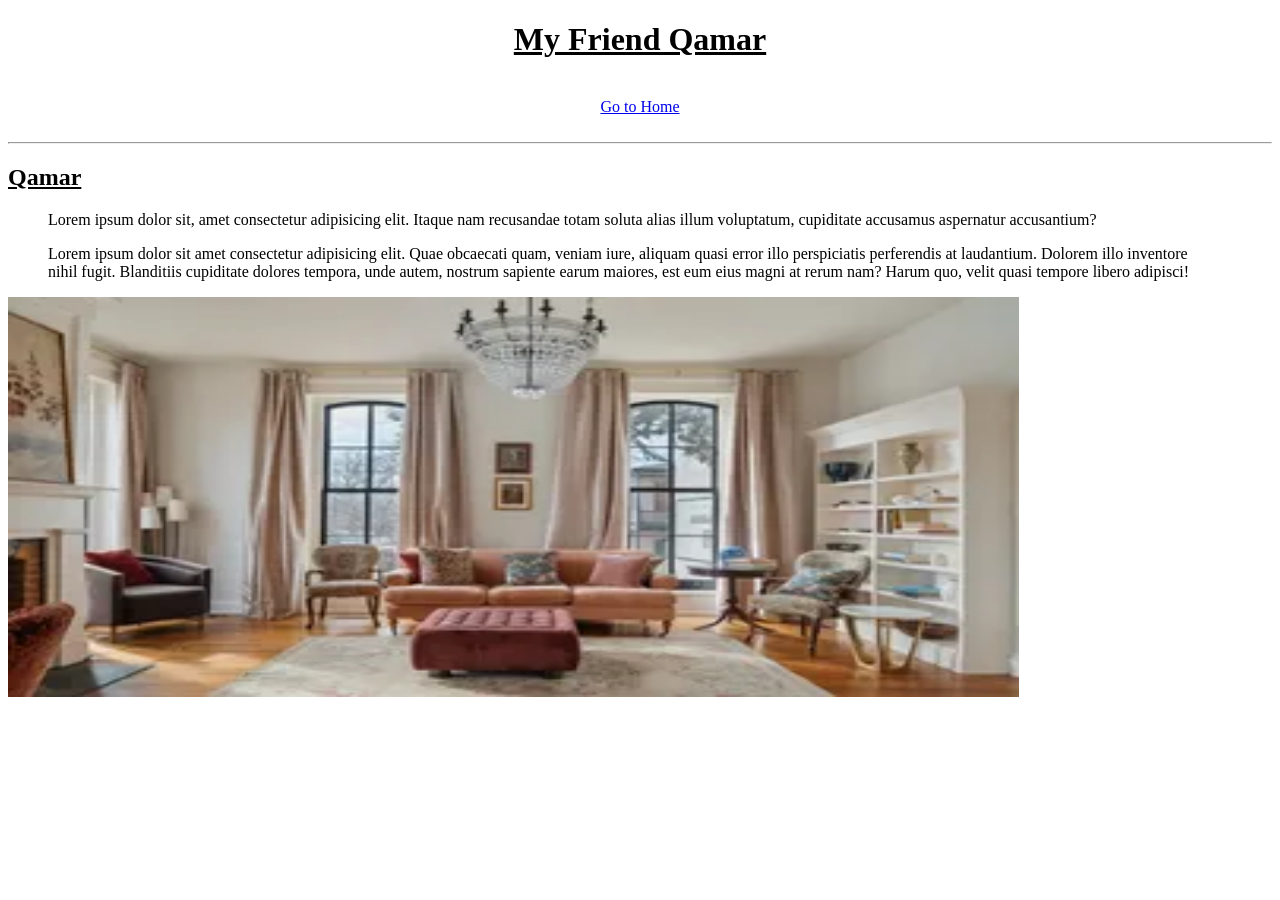
<file: Html_Assignments/html-pages-link/about.html>
<!DOCTYPE html>
<html lang="en">
  <head>
    <meta charset="UTF-8" />
    <meta name="viewport" content="width=device-width, initial-scale=1.0" />
    <title>Document</title>
  </head>

  <style>
    h1 {
      text-align: center;
    }

    a {
      display: flex;
      justify-content: center;
      align-items: center;
    }
  </style>
  <body>
    <h1><u>My Friend Qamar</u></h1>
    <br />

    <a href="./index.html">Go to Home</a>
    <br />
    <hr />
    <dl>
      <dt>
        <h2><u>Qamar</u></h2>
      </dt>
      <dd>
        Lorem ipsum dolor sit, amet consectetur adipisicing elit. Itaque nam
        recusandae totam soluta alias illum voluptatum, cupiditate accusamus
        aspernatur accusantium?
      </dd>
    </dl>
    <blockquote>
      <p>
        Lorem ipsum dolor sit amet consectetur adipisicing elit. Quae obcaecati
        quam, veniam iure, aliquam quasi error illo perspiciatis perferendis at
        laudantium. Dolorem illo inventore <br />
        nihil fugit. Blanditiis cupiditate dolores tempora, unde autem, nostrum
        sapiente earum maiores, est eum eius magni at rerum nam? Harum quo,
        velit quasi tempore libero adipisci!
      </p>
    </blockquote>
    <img src="./card 6.webp" alt="card" width="80%" height="400px"/>
  </body>
</html>
</file>
<file: style.css>
/* ===== Reset ===== */
* {
  margin: 0;
  padding: 0;
  box-sizing: border-box;
  font-family: Arial, sans-serif;
}

body{
  background-color: #373b442a;
} 

/* ===== Common Container ===== */
.container {
  max-width: 1200px;
  margin: auto;
  padding: 0 20px;
  /* background-color: burlywood; */
}

/* ===== HEADER ===== */
.header {
  
background: #373B44;  /* fallback for old browsers */
background: -webkit-linear-gradient(to right, #4286f4, #373B44);  /* Chrome 10-25, Safari 5.1-6 */
background: linear-gradient(to right, #4286f4, #373B44); /* W3C, IE 10+/ Edge, Firefox 16+, Chrome 26+, Opera 12+, Safari 7+ */

  color: #fff;
  height: 60px;
  border-radius: 10px;
  position: fixed;
  top: 1rem;
  left: 50%;
   width: 87%;
  transform: translateX(-50%);
  z-index: 1000;
  transition: top 0.4s ease;
  box-shadow: -9px 11px 28px 2px rgba(0,0,0,0.63);
-webkit-box-shadow: -9px 11px 28px 2px rgba(0,0,0,0.63);
-moz-box-shadow: -9px 11px 28px 2px rgba(0,0,0,0.63);


}

.header-container {
  display: flex;
  justify-content: space-around; /* space-between as you wanted */
  align-items: center;
  height: 60px;
  /* background-color: yellow; */
}

/* Logo */
.logo h1 {
  font-size: 25px;
  font-weight: bold;
  font-family: Arial, Helvetica, sans-serif;
  font-style: oblique;
}

/* Nav Links */
.nav-links {
  list-style: none;
  display: flex;
  gap: 50px;
}

.nav-links a {
  text-decoration: none;
  color: white;
  font-weight: bold;
  font-size: 19px;
  font-style: oblique;
  font-family: 'Gill Sans', 'Gill Sans MT', Calibri, 'Trebuchet MS', sans-serif;
}

/* ===== Navbar Simple Hover Animation ===== */
.nav-links a,
.mobile-menu a {
  position: relative;
  display: inline-block;
  text-decoration: none;
  color: white; /* default text color */
  font-weight: bold;
  transition: color 0.3s ease;
}

/* Sliding underline starting from left */
.nav-links a::after,
.mobile-menu a::after {
  content: '';
  position: absolute;
  left: 0;       /* start from left */
  bottom: -5px;  /* distance from text */
  width: 0;      /* initial width 0 */
  height: 3px;
  background-color: yellow; /* underline color */
  border-radius: 2px;
  transition: width 0.3s ease; /* slide animation */
  z-index: 1;
}

/* Hover effect: slide to full width */
.nav-links a:hover::after,
.mobile-menu a:hover::after {
  width: 100%;
}

/* Text color change on hover */
.nav-links a:hover,
.mobile-menu a:hover {
  color: lch(81.04% 85.94 137.4); /* hover text color */
}


/* Hamburger */
.hamburger {
  display: none;
  flex-direction: column;
  gap: 5px;
  cursor: pointer;
}

.hamburger span {
  width: 24px;
  height: 3px;
  background: #fff;
}



.mobile-menu {
  position: fixed; 
  top: 3.7rem; 
   left: -0;
  width: 100%;
  height: 100vh;
  background: #222;

  /* Start hidden (left side) */
  transform: translatex(-110%);
  transition: transform 1.5s ease;

  z-index: 9999999999;
}

/* Jab active ho */
.mobile-menu.active {
  transform: translateX(0);
}

.mobile-menu ul {
  list-style: none;
  padding: 20px;
  display: flex;
  /* justify-content: space-between; */
  flex-direction: column;
  align-items: center;
}

.mobile-menu li {
  margin-bottom: 15px;
}

.mobile-menu a {
  color: #fff;
  text-decoration: none;
  font-size: 18px;
}

/* ===== Cards Section ===== */
.cards-section {
  padding: 60px 0;
  /* background-color: #e6ecf5; */
  margin: 50px;
  /* width: 1200px; */
}

.cards-wrapper {
  display: grid;
  grid-template-columns: repeat(3, 1fr);
  gap: 30px;
  margin-top:  40px;
  /* background-color: #ff6a00; */
}

/* Card */
.card {
  border: 1px solid #ddd;
  padding: 20px;
  cursor: pointer;
  transition: 0.3s;
  border-radius: 20px;
  background: #373B44;  /* fallback for old browsers */
background: -webkit-linear-gradient(to right, #4286f4, #373B44);  /* Chrome 10-25, Safari 5.1-6 */
background: linear-gradient(to right, #4286f4, #373B44); /* W3C, IE 10+/ Edge, Firefox 16+, Chrome 26+, Opera 12+, Safari 7+ */
  
}

.card:hover {
  transform: translateY(-5px);
}

.card img {
  width: 100%;
  height: 230px;
  border-radius: 10px;
}

.card-content h2 {
  margin: 15px 0;
  text-align: center;
  color: white;
}

.card-buttons {
  display: flex;
  justify-content: center;
  
}

.card-buttons button {
  padding: 10px 35px;
  font-size: 15px;
  font-weight: bold;
  font-family: Arial, Helvetica, sans-serif;
  border-radius: 15px;
  border: none;
  cursor: pointer;
  background: #111;
  color: #fff;
}

.card-buttons button:hover{
  color: black;
  background-color: yellow;
box-shadow: 15px 15px 80px 13px rgba(247,235,235,0.9);
-webkit-box-shadow: 11px 11px 80px 13px rgba(247,235,235,0.9);
-moz-box-shadow: 11px 11px 80px 13px rgba(247,235,235,0.9);
transition: all 0.5s;
}
/* ===== Responsive ===== */
@media (max-width: 767px) {
  /* Hide center nav */
  .nav {
    display: none;
  }

  /* Show hamburger */
  .hamburger {
    display: flex;
  }

  /* Cards stacked */
  .cards-wrapper {
    grid-template-columns: 1fr;
  }
}

/* Mobile menu active */
.mobile-menu.active {
  display: block;
}
</file>
<file: Html_Assignments/login-sinup-form/index.css>
*{
  margin: 0px;
  padding: 0px;
  box-sizing: border-box;
}
.contener{
  display: flex;
  justify-content: center;
  align-items: center;
  width: 100%;
  height: 100vh;
  background-image: url(./images/BG\ image2.jpg);
  /* position: relative; */
}
.contener-child{
 /* position: absolute; */
 width: 25%;
 height: 88vh;
 /* background-color: aqua; */
 background-image: url(./images/BG\ image2.jpg);
 box-shadow: 5px 5px 10px 10px;
 text-align: center;
 line-height: 4vh;
 margin-top: 2%;
 position: relative;
}
.contener-child h1{
  margin-top: 6%;
  color: blue;
  letter-spacing: 2px;
  font-family: 'Gill Sans', 'Gill Sans MT', Calibri, 'Trebuchet MS', sans-serif;
  font-weight: bold;
  font-style: italic;
  font-size: 2.8rem;
}
.contener-child input{
   width: 82%;
    height: 5vh;
    border-radius: 3px;
 
    
}
input{
     border: 2px solid blue;
     box-shadow: 1px 2px 2px 2px;
}
.input-s{
  position: absolute;
  top: 18%;
  left:9%;
}
.input-s-b{
  position: absolute;
  top: 28%;
  left:9%;
}

 input::placeholder{
  padding: 8px;
  color: rgba(0, 0, 255, 0.425);
  font-size: 14px;
  font-weight: bold;
  font-style: italic;
  font-family: 'Franklin Gothic Medium', 'Arial Narrow', Arial, sans-serif;
}
.login-btn{
  position: absolute;
  width: 83%;
  height: 35px;
  top: 40%;
  left: 8%;
  background-color: rgba(5, 5, 250, 0.938);
  border-radius: 16px;
  color: white;
  letter-spacing: 1px;
  font-size: 20px;
  font-weight: bold;
  font-style: oblique;
  font-family: a;
}
.span-p{
  position: absolute;
  top: 48%;
  left: 17%;
  text-align: center;
  font-size: 17px;
  font-weight: 500;
  color: black;
  font-family: Georgia, 'Times New Roman', Times, serif;
}
.divider {
  
  display: flex;
  align-items: center;
  text-align: center;
  color: black;
  margin: 20px;
  margin-top: 50%;
}
.or{
  color: black;
}

.divider::before,
.divider::after {
  content: "";
  flex: 1;
  border-bottom: 2px solid black; /* Patli line */
}

.divider:not(:empty)::before {
  margin-right: 8px;
}

.divider:not(:empty)::after {
  margin-left: 8px;
}

.social-login {
  display: flex;
  flex-direction: column;
  gap: 10px;
  margin-top: 20px;
  margin-left: 50px;
  
}

.social-login button {
  display: flex;
  align-items: center;
  justify-content: center;
  gap: 10px;
  padding: 12px;
  border: none;
  border-radius: 6px;
  font-size: 16px;
  cursor: pointer;
  font-weight: 500;
}

.facebook-btn {
  background-color: rgba(0, 0, 255, 0.918); /* Facebook blue */
  color: white;
  margin-right: 20px;
  position: relative;
  right: 10px;

}
.facebook-btn image {
 display: flex;
 gap: 50%;
  

}

.google-btn {
  background-color: rgba(0, 0, 255, 0.938);
  color: white;
  border: 1px solid #0c0c0c;
  margin-right: 20px;
  position: relative;
  right: 10px;
  
}

.google-btn img {
  width: 20px;
  height: 20px;
  /* margin-right: 17%; */
}

.facebook-btn img {
  width: 20px;
  height: 20px;
  filter: brightness(0) invert(1); /* icon white dikhe */
  /* margin-right: 28%; */
  
}
span{
  color: aliceblue;
}
button:hover{
color: black;
background-color: rgb(145, 165, 29);
}
a{
  text-decoration: none;
}

.fb-img{
  position: absolute;
  left: 15px;
}
.google-img{
  position: absolute;
  left: 15px;
}
</file>
<file: JS_Assignment/color-guessing-game-js/style.css>
*{
    margin: 0;
    padding: 0;
    box-sizing: border-box;
}


body{
    margin:0;
    font-family: Arial, sans-serif;
    background:#f4f4f4;
    padding:20px;
}

.header{
    display:flex;
    justify-content:space-around;
    align-items:center;
}

.scoreBox{
    font-size:25px;
    font-weight:bold;
    text-decoration: underline;
    font-family: 'Times New Roman', Times, serif;
}

.targetCircle{
    width:190px;
    height:190px;
    border-radius:50%;
    border:4px solid black;
}

hr{
    margin:20px 0;
    
}

.circlesContainer{
    display:flex;
    flex-wrap:wrap;
    gap:10px;
    justify-content:center;

}

.circle{
    width:180px;
    height:170px;
    border-radius:50%;
    display:flex;
    align-items:center;
    justify-content:center;
    color:white;
    font-weight:bold;
    font-size: 30px;
    cursor:pointer;
    border: 2px solid black;
    font-family: system-ui, -apple-system, BlinkMacSystemFont, 'Segoe UI', Roboto, Oxygen, Ubuntu, Cantarell, 'Open Sans', 'Helvetica Neue', sans-serif;
}


/* @media (max-width:375px) {
    .header{
        
        justify-content: space-around;
    }

    .targetCircle{
        height: 140px;
        width: 140px;
    }

    .circle{
        height: 85px;
        width: 80px;
    }
} */

@media (max-width:425px) {
    .header{
        /* gap: 3px; */
        justify-content: space-around;
    }

    .targetCircle{
        height: 140px;
        width: 140px;
    }

    .circle{
        height: 50px;
        width: 30px;
    }
}

@media (max-width:768px) {
    .header{

        justify-content: space-around;
    }

    .targetCircle{
        height: 150px;
        width: 150px;
    }

    .circle{
        height: 87px;
        width: 85px;
    }
}

@media (max-width:1440px) {
    .header{

        justify-content: space-around;
    }

    .targetCircle{
        height: 150px;
        width: 150px;
    }

    .circle{
        height: 120px;
        width: 120px;
    }
}
</file>
<file: JS_Assignment/JS-digital-clok/style.css>
* {
  margin: 0;
  padding: 0;
  box-sizing: border-box;
}

body {
  background: #0b0b0b;
  display: flex;
  justify-content: center;
  align-items: center;
  height: 100vh;
}


.clock-wrapper {
  width: 800px;
  height: 500px;
  position: relative;
}


.big-circle {
  width: 340px;
  height: 340px;
  border-radius: 50%;
  border: 9px solid #ffd24b;
  position: absolute;
  top: 20%;
  left: 4%;
  display: flex;
  flex-direction: column;
  justify-content: center;
  align-items: center;
  gap: 50px;
  box-shadow:
    0 0 12px rgba(255, 230, 0, 0.9),
    0 0 30px rgba(255, 230, 0, 0.4);
}

.time {
  font-family: 'Orbitron', sans-serif;
  font-size: 43px;
  
  color: #ffffff;
}


.ampm {
  font-family: 'Orbitron', sans-serif;
  font-size: 30px;
  color: #00ffff;
}


.small-circle {
  width: 145px;
  height: 145px;
  border-radius: 50%;
  position: absolute;
  display: flex;
  flex-direction: column;
  justify-content: center;
  align-items: center;
  gap: 8px;
  color: #fff;
  box-shadow:
    0 0 10px rgba(255,255,255,0.25);
}


.small-circle.day {
  top: 4%;
  left: 42%;
  border: 7px solid #ff5a7a;
  font-family: 'Poppins', sans-serif;
}

.small-circle.day div:first-child {
  font-size: 26px;
  font-weight: 600;
}


.small-circle.date {
  top: 25%;
  left: 58%;
  border: 7px solid #34c464;
  font-family: 'Montserrat', sans-serif;
}

.small-circle.date div:first-child {
  font-size: 34px;
  font-weight: bold;
}


.small-circle.month {
  top: 56%;
  left: 58%;
  border: 7px solid #ffb347;
  font-family: 'Poppins', sans-serif;
}

.small-circle.month div:first-child {
  font-size: 20px;
  letter-spacing: 1px;
}


.small-circle.year {
  top: 76%;
  left: 42%;
  border: 7px solid #ff3b3b;
  font-family: 'Orbitron', sans-serif;
}

.small-circle.year div:first-child {
  font-size: 24px;
}


.small-circle div:last-child {
  font-size: 14px;
  opacity: 0.8;
}





@media (max-width: 600px) {

  body {
    height: auto;
    padding: 30px 0;
  }

  .clock-wrapper {
    width: 100%;
    height: auto;
    position: static;
    display: flex;
    flex-direction: column;
    align-items: center;
    gap: 30px;
  }

  .big-circle {
    position: static;
    width: 280px;
    height: 280px;
  }

  .time {
    font-size: 36px;
  }

  .ampm {
    font-size: 26px;
  }

  .small-circle {
    position: static;
    width: 130px;
    height: 130px;
  }

  .right-circles {
    display: flex;
    flex-direction: column;
    gap: 18px;
    align-items: center;
  }
}





@media (min-width: 601px) and (max-width: 992px) {

  body {
    height: auto;
    padding: 40px 0;
  }

  .clock-wrapper {
    width: 100%;
    height: auto;
    position: static;
    display: flex;
    flex-direction: column;
    align-items: center;
    gap: 40px;
  }

  .big-circle {
    position: static;
  }

  .right-circles {
    position: static;
    display: grid;
    grid-template-columns: repeat(2, 1fr);
    gap: 25px;
    justify-items: center;
  }

  .small-circle {
    position: static;
  }
};
</file>
<file: JS_Assignment/TO-DO-LIST/style.css>
* {
            margin: 0;
            padding: 0;
            box-sizing: border-box;
            font-family: Arial;
        }

        body {
            background-color: #f4f6f8;
            padding: 20px;
        }

        .main-container {
            display: flex;
            justify-content: center;
            padding: 30px;

        }

        .todo-container {
            width: 100%;
            max-width: 500px;
            background: white;
            padding: 20px;
            border-radius: 10px;
            box-shadow: 0 5px 15px rgba(0, 0, 0, 0.2);
            transition: 0.3s;
            background: linear-gradient(135deg, #4facfefa, #00f1fef6);
        }

        .todo-container:hover {
            transform: translatey(-10px);
        }

        h2 {
            text-align: center;
            margin-bottom: 20px;
            color: #ffffff;
            font-size: 30px;
            font-family: Georgia, 'Times New Roman', Times, serif;
        }

        .input-area {
            display: flex;
            gap: 10px;
            flex-wrap: wrap;
            margin-bottom: 25px;
        }

        input {
            flex: 1;
            padding: 15px 10px;
            min-width: 0;
            border-radius: 5px;
            outline: none;
            border: none;
            transition: all 0.3s;

        }

        input:focus {
            border-color: #4facfe;
            box-shadow: 0 0 5px rgba(79, 172, 254, 0.5);

        }

        button {
            padding: 8px 12px;
            cursor: pointer;
            border: none;
            border-radius: 5px;
            background: #007bff;
            color: white;

        }

        button:hover {
            opacity: 0.9;
        }

        #update-btn {
            display: none;
            background: orange;
        }

        .todo {
            border: 1px solid #ddd;
            padding: 10px;
            margin-top: 10px;
            display: flex;
            justify-content: space-between;
            align-items: flex-start;
            border-radius: 5px;
            gap: 10px;
            flex-wrap: wrap;
            transition: all 0.3s;
            background-color: #ffffffea;

        }

        .todo:hover {
            background: #e8f3ff;
            transform: scale(1.01);

        }

        .todo span {
            flex: 1;
            min-width: 0;
            word-wrap: break-word;
            overflow-wrap: break-word;
            white-space: normal;
            color: black;
            font-size: 20px;
            text-align: start;
            font-weight: 500;
            font-family: 'Gill Sans', 'Gill Sans MT', Calibri, 'Trebuchet MS', sans-serif;
        }

        .done {
            background: #d4edda;
            /* text-decoration: line-through; */
        }

        .todo-buttons {
            display: flex;
            gap: 5px;
            flex-wrap: wrap;
            padding: 1px;

        }

        .delete-btn {
            background: red;
        }

        .done-btn {
            background: green;
        }

        .undo-btn {
            background: gray;
        }


        @media(max-width:480px) {

            .main-container {
                padding: 10px;
            }

            .input-area {
                flex-direction: column;
            }

            button {
                width: 100%;
            }

            .todo {
                align-items: flex-start;
                gap: 10px;
            }

            .todo-buttons {
                width: 100%;
            }

            .todo-buttons button {
                flex: 1;
            }

        }

        .undo-btn {
            background: gray;

        }
</file>
<file: CSS_Assignment/style.css>
/* ===== Reset ===== */
* {
  margin: 0;
  padding: 0;
  box-sizing: border-box;
  font-family: Arial, sans-serif;
}

body{
  background-color: #373b442a;
} 

/* ===== Common Container ===== */
.container {
  max-width: 1200px;
  margin: auto;
  padding: 0 20px;
  /* background-color: burlywood; */
}

/* ===== HEADER ===== */
.header {
  
background: #373B44;  /* fallback for old browsers */
background: -webkit-linear-gradient(to right, #4286f4, #373B44);  /* Chrome 10-25, Safari 5.1-6 */
background: linear-gradient(to right, #4286f4, #373B44); /* W3C, IE 10+/ Edge, Firefox 16+, Chrome 26+, Opera 12+, Safari 7+ */

  color: #fff;
  height: 60px;
  border-radius: 10px;
  position: fixed;
  top: 1rem;
  left: 50%;
   width: 87%;
  transform: translateX(-50%);
  z-index: 1000;
  transition: top 0.4s ease;
  box-shadow: -9px 11px 28px 2px rgba(0,0,0,0.63);
-webkit-box-shadow: -9px 11px 28px 2px rgba(0,0,0,0.63);
-moz-box-shadow: -9px 11px 28px 2px rgba(0,0,0,0.63);


}

.header-container {
  display: flex;
  justify-content: space-around; /* space-between as you wanted */
  align-items: center;
  height: 60px;
  /* background-color: yellow; */
}

/* Logo */
.logo h1 {
  font-size: 25px;
  font-weight: bold;
  font-family: Arial, Helvetica, sans-serif;
  font-style: oblique;
}

/* Nav Links */
.nav-links {
  list-style: none;
  display: flex;
  gap: 50px;
}

.nav-links button  {
  height: 100px;
  width: 100px;
 border: 1px solid black;
}

.nav-links a {
  text-decoration: none;
  color: white;
  font-weight: bold;
  font-size: 19px;
  font-style: oblique;
  font-family: 'Gill Sans', 'Gill Sans MT', Calibri, 'Trebuchet MS', sans-serif;
}

/* ===== Navbar Simple Hover Animation ===== */
.nav-links a,
.mobile-menu a {
  position: relative;
  display: inline-block;
  text-decoration: none;
  color: white; /* default text color */
  font-weight: bold;
  transition: color 0.3s ease;
}

/* Sliding underline starting from left */
.nav-links a::after,
.mobile-menu a::after {
  content: '';
  position: absolute;
  left: 0;       /* start from left */
  bottom: -5px;  /* distance from text */
  width: 0;      /* initial width 0 */
  height: 3px;
  background-color: yellow; /* underline color */
  border-radius: 2px;
  transition: width 0.3s ease; /* slide animation */
  z-index: 1;
}

/* Hover effect: slide to full width */
.nav-links a:hover::after,
.mobile-menu a:hover::after {
  width: 100%;
}

/* Text color change on hover */
.nav-links a:hover,
.mobile-menu a:hover {
  color: lch(81.04% 85.94 137.4); /* hover text color */
}


/* Hamburger */
.hamburger {
  display: none;
  flex-direction: column;
  gap: 5px;
  cursor: pointer;
}

.hamburger span {
  width: 24px;
  height: 3px;
  background: #fff;
}



.mobile-menu {
  position: fixed; 
  top: 3.7rem; 
   left: -0;
  width: 100%;
  height: 100vh;
  background: #222;

  /* Start hidden (left side) */
  transform: translatex(-110%);
  transition: transform 1.5s ease;

  z-index: 9999999999;
}

/* Jab active ho */
.mobile-menu.active {
  transform: translateX(0);
}

.mobile-menu ul {
  list-style: none;
  padding: 20px;
  display: flex;
  /* justify-content: space-between; */
  flex-direction: column;
  align-items: center;
}

.mobile-menu li {
  margin-bottom: 15px;
}

.mobile-menu a {
  color: #fff;
  text-decoration: none;
  font-size: 18px;
}

/* ===== Cards Section ===== */
.cards-section {
  padding: 60px 0;
  /* background-color: #e6ecf5; */
  margin: 50px;
  /* width: 1200px; */
}

.cards-wrapper {
  display: grid;
  grid-template-columns: repeat(3, 1fr);
  gap: 30px;
  margin-top:  40px;
  /* background-color: #ff6a00; */
}

/* Card */
.card {
  border: 1px solid #ddd;
  padding: 20px;
  cursor: pointer;
  transition: 0.3s;
  border-radius: 20px;
  background: #373B44;  /* fallback for old browsers */
background: -webkit-linear-gradient(to right, #4286f4, #373B44);  /* Chrome 10-25, Safari 5.1-6 */
background: linear-gradient(to right, #4286f4, #373B44); /* W3C, IE 10+/ Edge, Firefox 16+, Chrome 26+, Opera 12+, Safari 7+ */
  
}

.card:hover {
  transform: translateY(-5px);
}

.card img {
  width: 100%;
  height: 230px;
  border-radius: 10px;
}

.card-content h2 {
  margin: 15px 0;
  text-align: center;
  color: white;
}

.card-buttons {
  display: flex;
  justify-content: center;
  gap: 20px;
  
}

.card-buttons button {
  padding: 10px 35px;
  font-size: 15px;
  font-weight: bold;
  font-family: Arial, Helvetica, sans-serif;
  border-radius: 15px;
  border: none;
  cursor: pointer;
  background: #111;
  color: #fff;
}

.card-buttons button:hover{
  color: black;
  background-color: yellow;
box-shadow: 15px 15px 80px 13px rgba(247,235,235,0.9);
-webkit-box-shadow: 11px 11px 80px 13px rgba(247,235,235,0.9);
-moz-box-shadow: 11px 11px 80px 13px rgba(247,235,235,0.9);
transition: all 0.5s;
}
/* ===== Responsive ===== */
@media (max-width: 767px) {
  /* Hide center nav */
  .nav {
    display: none;
  }

  /* Show hamburger */
  .hamburger {
    display: flex;
  }

  /* Cards stacked */
  .cards-wrapper {
    grid-template-columns: 1fr;
  }
}

/* Mobile menu active */
.mobile-menu.active {
  display: block;
}
</file>
<file: Html_Assignments/style.css>
/* ===== Reset ===== */
* {
  margin: 0;
  padding: 0;
  box-sizing: border-box;
  font-family: Arial, sans-serif;
}

body{
  background-color: #373b442a;
} 

/* ===== Common Container ===== */
.container {
  max-width: 1200px;
  margin: auto;
  padding: 0 20px;
  /* background-color: burlywood; */
}

/* ===== HEADER ===== */
.header {
  
background: #373B44;  /* fallback for old browsers */
background: -webkit-linear-gradient(to right, #4286f4, #373B44);  /* Chrome 10-25, Safari 5.1-6 */
background: linear-gradient(to right, #4286f4, #373B44); /* W3C, IE 10+/ Edge, Firefox 16+, Chrome 26+, Opera 12+, Safari 7+ */

  color: #fff;
  height: 60px;
  border-radius: 10px;
  position: fixed;
  top: 1rem;
  left: 50%;
   width: 87%;
  transform: translateX(-50%);
  z-index: 1000;
  transition: top 0.4s ease;
  box-shadow: -9px 11px 28px 2px rgba(0,0,0,0.63);
-webkit-box-shadow: -9px 11px 28px 2px rgba(0,0,0,0.63);
-moz-box-shadow: -9px 11px 28px 2px rgba(0,0,0,0.63);


}

.header-container {
  display: flex;
  justify-content: space-around; /* space-between as you wanted */
  align-items: center;
  height: 60px;
  /* background-color: yellow; */
}

/* Logo */
.logo h1 {
  font-size: 25px;
  font-weight: bold;
  font-family: Arial, Helvetica, sans-serif;
  font-style: oblique;
}

/* Nav Links */
.nav-links {
  list-style: none;
  display: flex;
  gap: 50px;
}

.nav-links button  {
  height: 100px;
  width: 100px;
 border: 1px solid black;
}

.nav-links a {
  text-decoration: none;
  color: white;
  font-weight: bold;
  font-size: 19px;
  font-style: oblique;
  font-family: 'Gill Sans', 'Gill Sans MT', Calibri, 'Trebuchet MS', sans-serif;
}

/* ===== Navbar Simple Hover Animation ===== */
.nav-links a,
.mobile-menu a {
  position: relative;
  display: inline-block;
  text-decoration: none;
  color: white; /* default text color */
  font-weight: bold;
  transition: color 0.3s ease;
}

/* Sliding underline starting from left */
.nav-links a::after,
.mobile-menu a::after {
  content: '';
  position: absolute;
  left: 0;       /* start from left */
  bottom: -5px;  /* distance from text */
  width: 0;      /* initial width 0 */
  height: 3px;
  background-color: yellow; /* underline color */
  border-radius: 2px;
  transition: width 0.3s ease; /* slide animation */
  z-index: 1;
}

/* Hover effect: slide to full width */
.nav-links a:hover::after,
.mobile-menu a:hover::after {
  width: 100%;
}

/* Text color change on hover */
.nav-links a:hover,
.mobile-menu a:hover {
  color: lch(81.04% 85.94 137.4); /* hover text color */
}


/* Hamburger */
.hamburger {
  display: none;
  flex-direction: column;
  gap: 5px;
  cursor: pointer;
}

.hamburger span {
  width: 24px;
  height: 3px;
  background: #fff;
}



.mobile-menu {
  position: fixed; 
  top: 3.7rem; 
   left: -0;
  width: 100%;
  height: 100vh;
  background: #222;

  /* Start hidden (left side) */
  transform: translatex(-110%);
  transition: transform 1.5s ease;

  z-index: 9999999999;
}

/* Jab active ho */
.mobile-menu.active {
  transform: translateX(0);
}

.mobile-menu ul {
  list-style: none;
  padding: 20px;
  display: flex;
  /* justify-content: space-between; */
  flex-direction: column;
  align-items: center;
}

.mobile-menu li {
  margin-bottom: 15px;
}

.mobile-menu a {
  color: #fff;
  text-decoration: none;
  font-size: 18px;
}

/* ===== Cards Section ===== */
.cards-section {
  padding: 60px 0;
  /* background-color: #e6ecf5; */
  margin: 50px;
  /* width: 1200px; */
}

.cards-wrapper {
  display: grid;
  grid-template-columns: repeat(3, 1fr);
  gap: 30px;
  margin-top:  40px;
  /* background-color: #ff6a00; */
}

/* Card */
.card {
  border: 1px solid #ddd;
  padding: 20px;
  cursor: pointer;
  transition: 0.3s;
  border-radius: 20px;
  background: #373B44;  /* fallback for old browsers */
background: -webkit-linear-gradient(to right, #4286f4, #373B44);  /* Chrome 10-25, Safari 5.1-6 */
background: linear-gradient(to right, #4286f4, #373B44); /* W3C, IE 10+/ Edge, Firefox 16+, Chrome 26+, Opera 12+, Safari 7+ */
  
}

.card:hover {
  transform: translateY(-5px);
}

.card img {
  width: 100%;
  height: 230px;
  border-radius: 10px;
}

.card-content h2 {
  margin: 15px 0;
  text-align: center;
  color: white;
}

.card-buttons {
  display: flex;
  justify-content: center;
  gap: 20px;
  
}

.card-buttons button {
  padding: 10px 35px;
  font-size: 15px;
  font-weight: bold;
  font-family: Arial, Helvetica, sans-serif;
  border-radius: 15px;
  border: none;
  cursor: pointer;
  background: #111;
  color: #fff;
}

.card-buttons button:hover{
  color: black;
  background-color: yellow;
box-shadow: 15px 15px 80px 13px rgba(247,235,235,0.9);
-webkit-box-shadow: 11px 11px 80px 13px rgba(247,235,235,0.9);
-moz-box-shadow: 11px 11px 80px 13px rgba(247,235,235,0.9);
transition: all 0.5s;
}
/* ===== Responsive ===== */
@media (max-width: 767px) {
  /* Hide center nav */
  .nav {
    display: none;
  }

  /* Show hamburger */
  .hamburger {
    display: flex;
  }

  /* Cards stacked */
  .cards-wrapper {
    grid-template-columns: 1fr;
  }
}

/* Mobile menu active */
.mobile-menu.active {
  display: block;
}
</file>
<file: JS_Assignment/style.css>
/* ===== Reset ===== */
* {
  margin: 0;
  padding: 0;
  box-sizing: border-box;
  font-family: Arial, sans-serif;
}

body{
  background-color: #373b442a;
} 

/* ===== Common Container ===== */
.container {
  max-width: 1200px;
  margin: auto;
  padding: 0 20px;
  /* background-color: burlywood; */
}

/* ===== HEADER ===== */
.header {
  
background: #373B44;  /* fallback for old browsers */
background: -webkit-linear-gradient(to right, #4286f4, #373B44);  /* Chrome 10-25, Safari 5.1-6 */
background: linear-gradient(to right, #4286f4, #373B44); /* W3C, IE 10+/ Edge, Firefox 16+, Chrome 26+, Opera 12+, Safari 7+ */

  color: #fff;
  height: 60px;
  border-radius: 10px;
  position: fixed;
  top: 1rem;
  left: 50%;
   width: 87%;
  transform: translateX(-50%);
  z-index: 1000;
  transition: top 0.4s ease;
  box-shadow: -9px 11px 28px 2px rgba(0,0,0,0.63);
-webkit-box-shadow: -9px 11px 28px 2px rgba(0,0,0,0.63);
-moz-box-shadow: -9px 11px 28px 2px rgba(0,0,0,0.63);


}

.header-container {
  display: flex;
  justify-content: space-around; /* space-between as you wanted */
  align-items: center;
  height: 60px;
  /* background-color: yellow; */
}

/* Logo */
.logo h1 {
  font-size: 25px;
  font-weight: bold;
  font-family: Arial, Helvetica, sans-serif;
  font-style: oblique;
}

/* Nav Links */
.nav-links {
  list-style: none;
  display: flex;
  gap: 50px;
}

.nav-links button  {
  height: 100px;
  width: 100px;
 border: 1px solid black;
}

.nav-links a {
  text-decoration: none;
  color: white;
  font-weight: bold;
  font-size: 19px;
  font-style: oblique;
  font-family: 'Gill Sans', 'Gill Sans MT', Calibri, 'Trebuchet MS', sans-serif;
}

/* ===== Navbar Simple Hover Animation ===== */
.nav-links a,
.mobile-menu a {
  position: relative;
  display: inline-block;
  text-decoration: none;
  color: white; /* default text color */
  font-weight: bold;
  transition: color 0.3s ease;
}

/* Sliding underline starting from left */
.nav-links a::after,
.mobile-menu a::after {
  content: '';
  position: absolute;
  left: 0;       /* start from left */
  bottom: -5px;  /* distance from text */
  width: 0;      /* initial width 0 */
  height: 3px;
  background-color: yellow; /* underline color */
  border-radius: 2px;
  transition: width 0.3s ease; /* slide animation */
  z-index: 1;
}

/* Hover effect: slide to full width */
.nav-links a:hover::after,
.mobile-menu a:hover::after {
  width: 100%;
}

/* Text color change on hover */
.nav-links a:hover,
.mobile-menu a:hover {
  color: lch(81.04% 85.94 137.4); /* hover text color */
}


/* Hamburger */
.hamburger {
  display: none;
  flex-direction: column;
  gap: 5px;
  cursor: pointer;
}

.hamburger span {
  width: 24px;
  height: 3px;
  background: #fff;
}



.mobile-menu {
  position: fixed; 
  top: 3.7rem; 
   left: -0;
  width: 100%;
  height: 100vh;
  background: #222;

  /* Start hidden (left side) */
  transform: translatex(-110%);
  transition: transform 1.5s ease;

  z-index: 9999999999;
}

/* Jab active ho */
.mobile-menu.active {
  transform: translateX(0);
}

.mobile-menu ul {
  list-style: none;
  padding: 20px;
  display: flex;
  /* justify-content: space-between; */
  flex-direction: column;
  align-items: center;
}

.mobile-menu li {
  margin-bottom: 15px;
}

.mobile-menu a {
  color: #fff;
  text-decoration: none;
  font-size: 18px;
}

/* ===== Cards Section ===== */
.cards-section {
  padding: 60px 0;
  /* background-color: #e6ecf5; */
  margin: 50px;
  /* width: 1200px; */
}

.cards-wrapper {
  display: grid;
  grid-template-columns: repeat(3, 1fr);
  gap: 30px;
  margin-top:  40px;
  /* background-color: #ff6a00; */
}

/* Card */
.card {
  border: 1px solid #ddd;
  padding: 20px;
  cursor: pointer;
  transition: 0.3s;
  border-radius: 20px;
  background: #373B44;  /* fallback for old browsers */
background: -webkit-linear-gradient(to right, #4286f4, #373B44);  /* Chrome 10-25, Safari 5.1-6 */
background: linear-gradient(to right, #4286f4, #373B44); /* W3C, IE 10+/ Edge, Firefox 16+, Chrome 26+, Opera 12+, Safari 7+ */
  
}

.card:hover {
  transform: translateY(-5px);
}

.card img {
  width: 100%;
  height: 230px;
  border-radius: 10px;
}

.card-content h2 {
  margin: 15px 0;
  text-align: center;
  color: white;
}

.card-buttons {
  display: flex;
  justify-content: center;
  gap: 20px;
  
}

.card-buttons button {
  padding: 10px 35px;
  font-size: 15px;
  font-weight: bold;
  font-family: Arial, Helvetica, sans-serif;
  border-radius: 15px;
  border: none;
  cursor: pointer;
  background: #111;
  color: #fff;
}

.card-buttons button:hover{
  color: black;
  background-color: yellow;
box-shadow: 15px 15px 80px 13px rgba(247,235,235,0.9);
-webkit-box-shadow: 11px 11px 80px 13px rgba(247,235,235,0.9);
-moz-box-shadow: 11px 11px 80px 13px rgba(247,235,235,0.9);
transition: all 0.5s;
}
/* ===== Responsive ===== */
@media (max-width: 767px) {
  /* Hide center nav */
  .nav {
    display: none;
  }

  /* Show hamburger */
  .hamburger {
    display: flex;
  }

  /* Cards stacked */
  .cards-wrapper {
    grid-template-columns: 1fr;
  }
}

/* Mobile menu active */
.mobile-menu.active {
  display: block;
}
</file>
